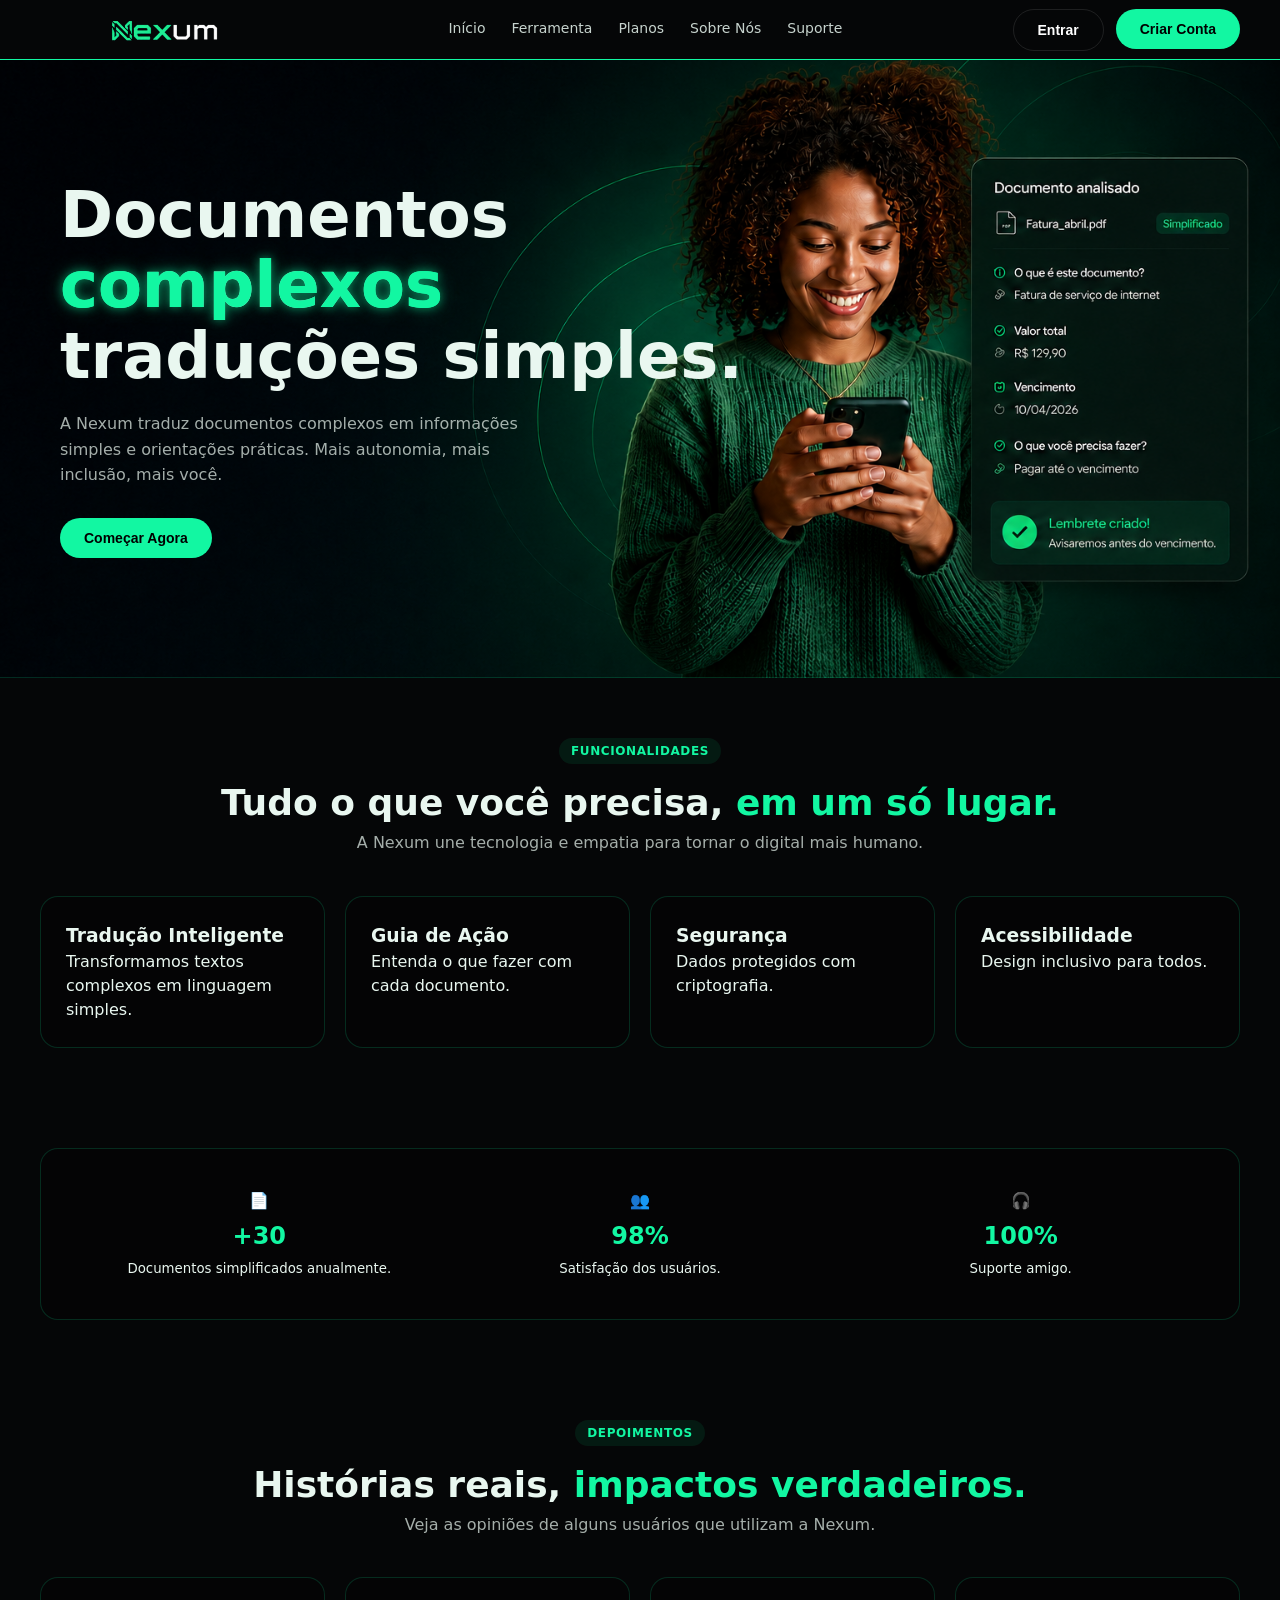
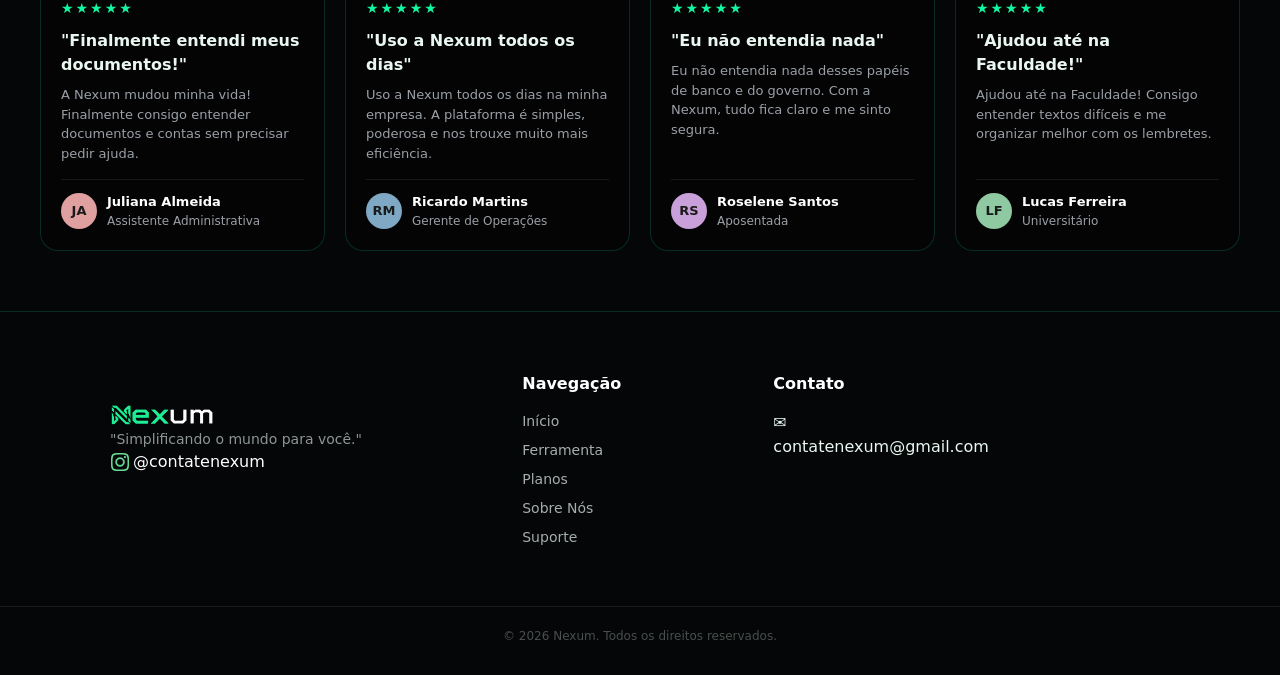
<file: index.html>
<!doctype html>
<html lang="pt-BR">
<head>
  <meta charset="utf-8" />
  <meta name="viewport" content="width=device-width, initial-scale=1" />
  <title>NEXUM </title>
  <link rel="icon" href="img/favicon-96x96.png" type="image/png" />
  <link rel="stylesheet" href="style.css" />
</head>
<body>

  <header class="topbar" id="mainHeader">
    <div class="container topbar__inner">
      <img class="brand__logo" src="img/logo.png" alt="Nexum" />
      
      <div class="menu-toggle" id="menuToggle">
        <span></span>
        <span></span>
        <span></span>
      </div>

      <nav class="nav">
        <a href="index.html" class="nav__link">Início</a>
        <a href="ferramenta/ferramenta.html" class="nav__link">Ferramenta</a>
        <a href="planos/planos.html" class="nav__link">Planos</a>
        <a href="sobrenos/sobrenos.html" class="nav__link">Sobre Nós</a>
        <a href="suporte/suporte.html" class="nav__link">Suporte</a>
        
        <div class="mobile-only mobile-buttons">
          <a href="login/login.html">
  <button class="btn btn--ghost">Entrar</button>
</a>
<a href="cadastrar/cadastro.html">
  <button class="btn btn--primary">Criar Conta</button>
</a>
        </div>
      </nav>

      <div class="topbar__actions desktop-only">
        <a href="login/login.html">
          <button class="btn btn--ghost">Entrar</button>
        </a>
        <a href="cadastrar/cadastro.html">
          <button class="btn btn--primary">Criar Conta</button>
        </a>
      </div>
    </div>
  </header>

  <main>
    <section class="hero">
      <div class="container hero__content--full">
        <div class="hero__left">
<h1 class="hero__title">
    Documentos<br>
    <span class="text-green glitter-text">complexos</span><br>
    traduções simples.
  </h1>

  <p class="hero__subtitle">
  A Nexum traduz documentos complexos 
  <span class="break-mobile">em informações simples e orientações práticas.</span> 
  Mais autonomia, mais inclusão, mais você.
</p>
  
  <div class="hero__cta">
    <a href="ferramenta/ferramenta.html">
      <button class="btn btn--primary">Começar Agora</button>
    </a>
  </div>
</div>
      
  </div>
</section>

   <section class="container section">
  <div class="sectionHeader">
    <span class="sectionTag">FUNCIONALIDADES</span>
    <h2 class="sectionTitle">Tudo o que você precisa, <span class="text-green">em um só lugar.</span></h2>
    <p class="sectionSubtitle">A Nexum une tecnologia e empatia para tornar o digital mais humano.</p>
  </div>
  <div class="featureGrid">
    <article class="cardFeature"><h3>Tradução Inteligente</h3><p>Transformamos textos complexos em linguagem simples.</p></article>
    <article class="cardFeature"><h3>Guia de Ação</h3><p>Entenda o que fazer com cada documento.</p></article>
    <article class="cardFeature"><h3>Segurança</h3><p>Dados protegidos com criptografia.</p></article>
    <article class="cardFeature"><h3>Acessibilidade</h3><p>Design inclusivo para todos.</p></article>
  </div>
</section>

    <section class="container statsBar">
      <div class="statItem">📄 <strong>+30</strong> <small>Documentos simplificados anualmente.</small></div>
      <div class="statItem">👥 <strong>98%</strong> <small>Satisfação dos usuários.</small></div>
      <div class="statItem">🎧 <strong>100%</strong><small>Suporte amigo.</small></div>
    </section>

   <section class="container section testimonials">
  <div class="sectionHeader">
    <span class="sectionTag">DEPOIMENTOS</span>
    <h2 class="sectionTitle">Histórias reais, <span class="text-green">impactos verdadeiros.</span></h2>
    <p class="sectionSubtitle">Veja as opiniões de alguns usuários que utilizam a Nexum.</p>
  </div>

  <div class="testGrid">
    <article class="quoteCard">
      <div class="stars">★★★★★</div>
      <p class="quote">"Finalmente entendi meus documentos!"</p>
      <p class="quoteDesc">A Nexum mudou minha vida! Finalmente consigo entender documentos e contas sem precisar pedir ajuda.</p>
      <div class="quoteAuthor">
        <div class="avatar" style="background:#e0a0a0">JA</div>
        <div>
          <p class="quoteName">Juliana Almeida</p>
          <p class="quoteRole">Assistente Administrativa</p>
        </div>
      </div>
    </article>

    <article class="quoteCard">
      <div class="stars">★★★★★</div>
      <p class="quote">"Uso a Nexum todos os dias"</p>
      <p class="quoteDesc">Uso a Nexum todos os dias na minha empresa. A plataforma é simples, poderosa e nos trouxe muito mais eficiência.</p>
      <div class="quoteAuthor">
        <div class="avatar" style="background:#7ea8c4">RM</div>
        <div>
          <p class="quoteName">Ricardo Martins</p>
          <p class="quoteRole">Gerente de Operações</p>
        </div>
      </div>
    </article>

    <article class="quoteCard">
      <div class="stars">★★★★★</div>
      <p class="quote">"Eu não entendia nada"</p>
      <p class="quoteDesc">Eu não entendia nada desses papéis de banco e do governo. Com a Nexum, tudo fica claro e me sinto segura.</p>
      <div class="quoteAuthor">
        <div class="avatar" style="background:#c9a0d9">RS</div>
        <div>
          <p class="quoteName">Roselene Santos</p>
          <p class="quoteRole">Aposentada</p>
        </div>
      </div>
    </article>

    <article class="quoteCard">
      <div class="stars">★★★★★</div>
      <p class="quote">"Ajudou até na Faculdade!"</p>
      <p class="quoteDesc">Ajudou até na Faculdade! Consigo entender textos difíceis e me organizar melhor com os lembretes.</p>
      <div class="quoteAuthor">
        <div class="avatar" style="background:#8ec9a1">LF</div>
        <div>
          <p class="quoteName">Lucas Ferreira</p>
          <p class="quoteRole">Universitário</p>
        </div>
      </div>
    </article>
  </div>
</section>
  </main>

  <footer class="footer">
    <div class="container footer__grid">
      
      
      <div class="footer__brand">
        <img class="footer__logo" src="img/logo.png" alt="Nexum">
        <p class="footer__tagline">"Simplificando o mundo para você."</p>
        <div class="footer__social-icon">
          <img src="img/insta.png" alt="Instagram">
  <a href="https://instagram.com/contatenexum" target="_blank" rel="noopener noreferrer">@contatenexum</a>
        </div>
      </div>
      <div class="footer__col">
        <div class="footer__title">Navegação</div>
        <a href="index.html">Início</a>
        <a href="ferramenta/ferramenta.html">Ferramenta</a>
        <a href="planos/planos.html">Planos</a>
        <a href="sobrenos/sobrenos.html">Sobre Nós</a>
        <a href="suporte/suporte.html">Suporte</a>
      </div>
      <div class="footer__col">
        <div class="footer__title">Contato</div>
        <p>✉ contatenexum@gmail.com</p>
      </div>
    </div>
    <div class="footer__bottom">© 2026 Nexum. Todos os direitos reservados.</div>
  </footer>

  <script src="script.js"></script>
</body>
</html>
</file>
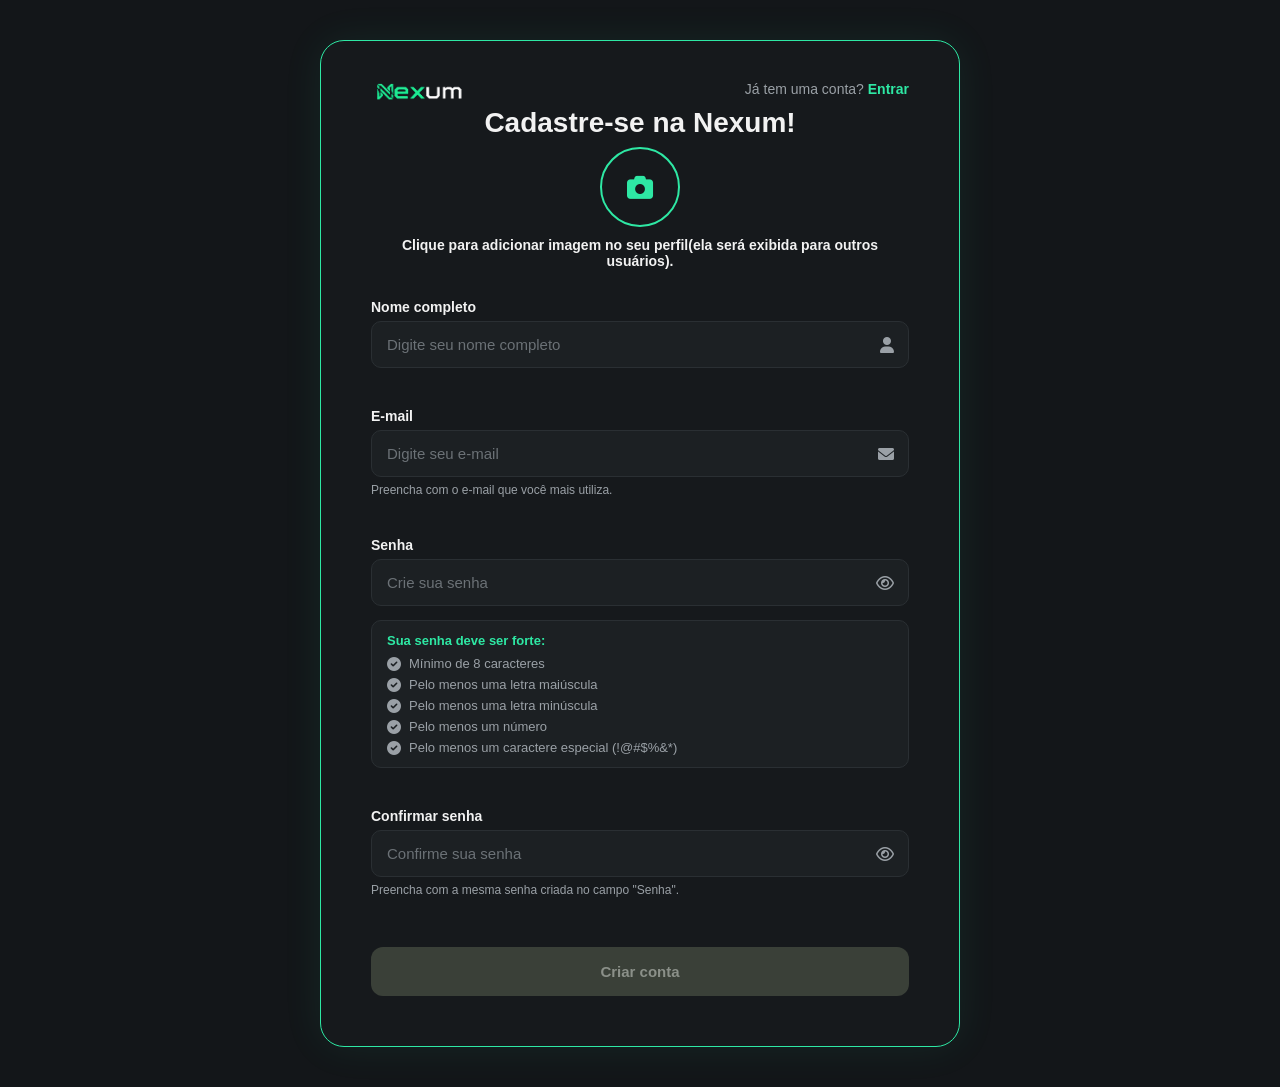
<file: cadastrar/cadastro.html>
<!DOCTYPE html>
<html lang="pt-br">
<head>
  <meta charset="UTF-8">
  <meta name="viewport" content="width=device-width, initial-scale=1.0">
  <title>Nexum | Cadastro</title>
  <link rel="icon" href="../img/favicon-96x96.png" type="image/png" />
  <link rel="stylesheet" href="cadastro.css">
  <!-- Font Awesome: ícones (câmera, usuário, e-mail, olho, check) -->
  <link rel="stylesheet" href="https://cdnjs.cloudflare.com/ajax/libs/font-awesome/6.0.0/css/all.min.css">
</head>
<body>

  <main class="card">
    <!-- Cabeçalho: logo + link de login -->
    <header class="card-header">
      <img src="../img/logo.png" alt="Nexum" class="logo">
      <p class="login-link">Já tem uma conta? <a href="../login/login.html">Entrar</a></p>
    </header>

    <h1 class="title-center">Cadastre-se na Nexum!</h1>

    <form id="cadastroForm" novalidate>

      <!-- Upload de foto -->
      <div class="photo-upload">
        <div class="photo-circle" id="photoCircle">
          <i class="fa-solid fa-camera" id="cameraIcon"></i>
          <button type="button" class="photo-remove" id="photoRemove" title="Remover imagem">
            <i class="fa-solid fa-trash"></i>
          </button>
        </div>
        <input type="file" id="fotoInput" name="foto" accept="image/*" hidden>
        <label for="fotoInput" class="photo-label" id="photoLabel">Clique para adicionar imagem no seu perfil(ela será exibida para outros usuários).</label>
      </div>

      <!-- Nome completo -->
      <div class="input-group">
        <label for="nome">Nome completo</label>
        <div class="wrapper-input">
          <input type="text" id="nome" name="nome" placeholder="Digite seu nome completo">
          <i class="fa-solid fa-user input-icon"></i>
        </div>
        <span class="error-message" id="error-nome"></span>
      </div>

      <!-- Email -->
      <div class="input-group">
        <label for="email">E-mail</label>
        <div class="wrapper-input">
          <input type="email" id="email" name="email" placeholder="Digite seu e-mail">
          <i class="fa-solid fa-envelope input-icon"></i>
        </div>
        <span class="helper-text">Preencha com o e-mail que você mais utiliza.</span>
        <span class="error-message" id="error-email"></span>
      </div>

      <!-- Senha -->
      <div class="input-group">
        <label for="senha">Senha</label>
        <div class="wrapper-input">
          <input type="password" id="senha" name="senha" placeholder="Crie sua senha">
          <i class="fa-regular fa-eye toggle-password" data-target="senha"></i>
        </div>

        <div class="password-rules">
          <p class="rules-title">Sua senha deve ser forte:</p>
          <ul id="rules-list">
            <li id="rule-length"><i class="fa-solid fa-circle-check"></i> Mínimo de 8 caracteres</li>
            <li id="rule-upper"><i class="fa-solid fa-circle-check"></i> Pelo menos uma letra maiúscula</li>
            <li id="rule-lower"><i class="fa-solid fa-circle-check"></i> Pelo menos uma letra minúscula</li>
            <li id="rule-number"><i class="fa-solid fa-circle-check"></i> Pelo menos um número</li>
            <li id="rule-special"><i class="fa-solid fa-circle-check"></i> Pelo menos um caractere especial (!@#$%&*)</li>
          </ul>
        </div>
        <span class="error-message" id="error-senha"></span>
      </div>

      <!-- Confirmar senha -->
      <div class="input-group">
        <label for="confirmarSenha">Confirmar senha</label>
        <div class="wrapper-input">
          <input type="password" id="confirmarSenha" name="confirmarSenha" placeholder="Confirme sua senha">
          <i class="fa-regular fa-eye toggle-password" data-target="confirmarSenha"></i>
        </div>
        <span class="helper-text">Preencha com a mesma senha criada no campo "Senha".</span>
        <span class="error-message" id="error-confirmarSenha"></span>
      </div>

      <div class="botao-wrapper">
        <button type="submit" id="botaoCriar">Criar conta</button>
        <span class="botao-tooltip" id="botaoTooltip">Você precisa preencher os campos acima corretamente para conseguir criar uma conta.</span>
      </div>
    </form>
  </main>

  <!-- Pop-up de sucesso -->
  <div id="custom-popup" class="popup-overlay">
    <div class="popup-content">
      <i class="fa-solid fa-circle-check" id="popup-icon"></i>
      <h3>Conta criada com sucesso!</h3>
      <p>Agora você já pode entrar na sua conta Nexum.</p>
      <button type="button" onclick="closePopup()">Ok</button>
    </div>
  </div>

  <script src="cadastro.js"></script>
</body>
</html>
</file>
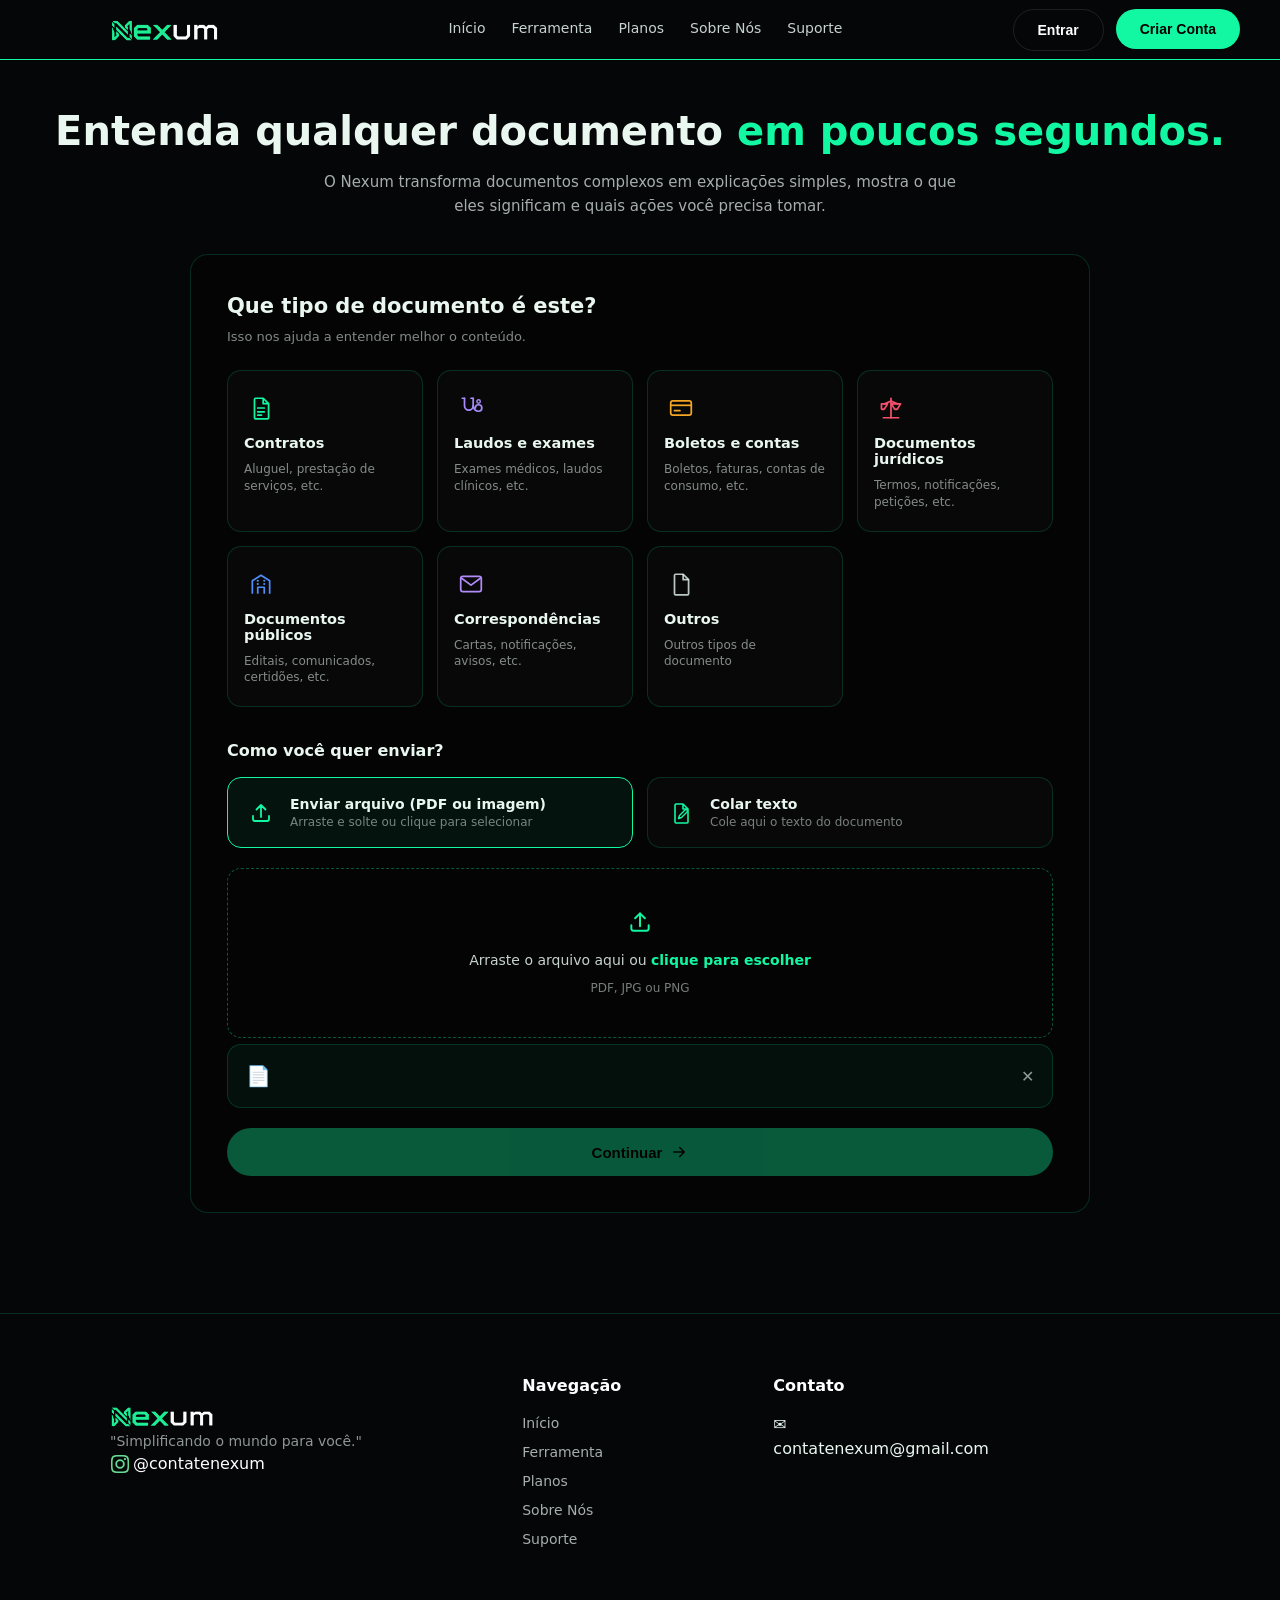
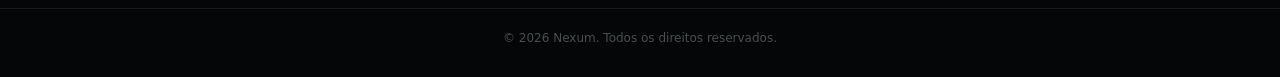
<file: ferramenta/ferramenta.html>
<!doctype html>
<html lang="pt-BR">
<head>
  <meta charset="utf-8" />
  <meta name="viewport" content="width=device-width, initial-scale=1" />
  <title>Nexum | Ferramenta</title>
  <link rel="icon" href="../img/favicon-96x96.png" type="image/png" />
  <link rel="stylesheet" href="../style.css" />
  <link rel="stylesheet" href="ferramenta.css" />
</head>
<body>

  <header class="topbar" id="mainHeader">
    <div class="container topbar__inner">
      <a href="../index.html"><img class="brand__logo" src="../img/logo.png" alt="Nexum" /></a>

      <div class="menu-toggle" id="menuToggle">
        <span></span>
        <span></span>
        <span></span>
      </div>

      <nav class="nav">
        <a href="../index.html" class="nav__link">Início</a>
        <a href="ferramenta.html" class="nav__link">Ferramenta</a>
        <a href="../planos/planos.html" class="nav__link">Planos</a>
        <a href="../sobrenos/sobrenos.html" class="nav__link">Sobre Nós</a>
        <a href="../suporte/suporte.html" class="nav__link">Suporte</a>

        <div class="mobile-only mobile-buttons">
          <a href="../login/login.html" target="_blank" rel="noopener noreferrer">
            <button class="btn btn--ghost">Entrar</button>
          </a>
          <a href="../cadastrar/cadastro.html" target="_blank" rel="noopener noreferrer">
            <button class="btn btn--primary">Criar Conta</button>
          </a>
        </div>
      </nav>

      <div class="topbar__actions desktop-only">
        <a href="../login/login.html">
          <button class="btn btn--ghost">Entrar</button>
        </a>
        <a href="../cadastrar/cadastro.html">
          <button class="btn btn--primary">Criar Conta</button>
        </a>
      </div>
    </div>
  </header>

  <main>
    <section class="ferramentaHero">
      <div class="container">
        <h1 class="ferramentaTitle">Entenda qualquer documento <span class="text-green">em poucos segundos.</span></h1>
        <p class="ferramentaSubtitle">O Nexum transforma documentos complexos em explicações simples, mostra o que eles significam e quais ações você precisa tomar.</p>
      </div>
    </section>

    <section class="container ferramentaApp">

      <div class="ferramentaCard" id="passoTipo">
        <h2 class="stepTitle">Que tipo de documento é este?</h2>
        <p class="stepSubtitle">Isso nos ajuda a entender melhor o conteúdo.</p>

        <div class="tipoGrid" id="tipoGrid">
          <button class="tipoCard tipo--contrato" data-tipo="contrato">
            <span class="tipoCheck">✓</span>
            <span class="tipoIcon">
              <svg viewBox="0 0 24 24" fill="none"><path d="M7 3h7l5 5v13a1 1 0 0 1-1 1H7a1 1 0 0 1-1-1V4a1 1 0 0 1 1-1Z" stroke="currentColor" stroke-width="1.6" stroke-linejoin="round"/><path d="M14 3v5h5" stroke="currentColor" stroke-width="1.6" stroke-linejoin="round"/><path d="M9 12h6M9 15.5h6M9 18.5h3.5" stroke="currentColor" stroke-width="1.6" stroke-linecap="round"/></svg>
            </span>
            <span class="tipoNome">Contratos</span>
            <span class="tipoDesc">Aluguel, prestação de serviços, etc.</span>
          </button>

          <button class="tipoCard tipo--laudo" data-tipo="laudo">
            <span class="tipoCheck">✓</span>
            <span class="tipoIcon">
              <svg viewBox="0 0 24 24" fill="none"><path d="M6 3v7a4 4 0 0 0 8 0V3" stroke="currentColor" stroke-width="1.6" stroke-linecap="round" stroke-linejoin="round"/><path d="M4 3h2M12 3h2" stroke="currentColor" stroke-width="1.6" stroke-linecap="round"/><path d="M14 10a5 5 0 0 0 5 5 3 3 0 1 0-3-3" stroke="currentColor" stroke-width="1.6" stroke-linecap="round" stroke-linejoin="round"/><circle cx="19" cy="6" r="1.6" stroke="currentColor" stroke-width="1.3"/></svg>
            </span>
            <span class="tipoNome">Laudos e exames</span>
            <span class="tipoDesc">Exames médicos, laudos clínicos, etc.</span>
          </button>

          <button class="tipoCard tipo--boleto" data-tipo="boleto">
            <span class="tipoCheck">✓</span>
            <span class="tipoIcon">
              <svg viewBox="0 0 24 24" fill="none"><rect x="2.5" y="5.5" width="19" height="13" rx="2" stroke="currentColor" stroke-width="1.6"/><path d="M2.5 9.5h19" stroke="currentColor" stroke-width="1.6"/><path d="M6 14.5h5" stroke="currentColor" stroke-width="1.6" stroke-linecap="round"/></svg>
            </span>
            <span class="tipoNome">Boletos e contas</span>
            <span class="tipoDesc">Boletos, faturas, contas de consumo, etc.</span>
          </button>

          <button class="tipoCard tipo--juridico" data-tipo="juridico">
            <span class="tipoCheck">✓</span>
            <span class="tipoIcon">
              <svg viewBox="0 0 24 24" fill="none"><path d="M12 3v18" stroke="currentColor" stroke-width="1.6" stroke-linecap="round"/><path d="M5 21h14" stroke="currentColor" stroke-width="1.6" stroke-linecap="round"/><path d="M12 5.5 6 8.2M12 5.5l6 2.7" stroke="currentColor" stroke-width="1.6" stroke-linecap="round"/><path d="M3.2 8.2h5.6L6 12.8a2.9 2.9 0 0 1-2.8 0L3.2 8.2ZM15.2 8.2h5.6L18 12.8a2.9 2.9 0 0 1-2.8 0l-2.8-4.6Z" stroke="currentColor" stroke-width="1.6" stroke-linejoin="round"/></svg>
            </span>
            <span class="tipoNome">Documentos jurídicos</span>
            <span class="tipoDesc">Termos, notificações, petições, etc.</span>
          </button>

          <button class="tipoCard tipo--publico" data-tipo="publico">
            <span class="tipoCheck">✓</span>
            <span class="tipoIcon">
              <svg viewBox="0 0 24 24" fill="none"><path d="M4 21V9l8-5 8 5v12" stroke="currentColor" stroke-width="1.6" stroke-linejoin="round"/><path d="M9 21v-6h6v6" stroke="currentColor" stroke-width="1.6" stroke-linejoin="round"/><path d="M9 12h.01M15 12h.01M9 9h.01M15 9h.01" stroke="currentColor" stroke-width="2" stroke-linecap="round"/></svg>
            </span>
            <span class="tipoNome">Documentos públicos</span>
            <span class="tipoDesc">Editais, comunicados, certidões, etc.</span>
          </button>

          <button class="tipoCard tipo--correspondencia" data-tipo="correspondencia">
            <span class="tipoCheck">✓</span>
            <span class="tipoIcon">
              <svg viewBox="0 0 24 24" fill="none"><rect x="2.5" y="5" width="19" height="14" rx="2" stroke="currentColor" stroke-width="1.6"/><path d="M3 6.5 12 13l9-6.5" stroke="currentColor" stroke-width="1.6" stroke-linecap="round" stroke-linejoin="round"/></svg>
            </span>
            <span class="tipoNome">Correspondências</span>
            <span class="tipoDesc">Cartas, notificações, avisos, etc.</span>
          </button>

          <button class="tipoCard tipo--outro" data-tipo="outro">
            <span class="tipoCheck">✓</span>
            <span class="tipoIcon">
              <svg viewBox="0 0 24 24" fill="none"><path d="M7 3h7l5 5v13a1 1 0 0 1-1 1H7a1 1 0 0 1-1-1V4a1 1 0 0 1 1-1Z" stroke="currentColor" stroke-width="1.6" stroke-linejoin="round"/><path d="M14 3v5h5" stroke="currentColor" stroke-width="1.6" stroke-linejoin="round"/></svg>
            </span>
            <span class="tipoNome">Outros</span>
            <span class="tipoDesc">Outros tipos de documento</span>
          </button>
        </div>

        <h3 class="enviarTitle">Como você quer enviar?</h3>

        <div class="enviarGrid" id="enviarGrid">
          <button class="enviarCard enviarCard--ativo" id="tabArquivo" data-modo="arquivo">
            <span class="enviarIcon">
              <svg viewBox="0 0 24 24" fill="none"><path d="M12 16V4M12 4 7.5 8.5M12 4l4.5 4.5" stroke="currentColor" stroke-width="1.8" stroke-linecap="round" stroke-linejoin="round"/><path d="M4 15v3a2 2 0 0 0 2 2h12a2 2 0 0 0 2-2v-3" stroke="currentColor" stroke-width="1.8" stroke-linecap="round" stroke-linejoin="round"/></svg>
            </span>
            <span class="enviarTextos">
              <span class="enviarNome">Enviar arquivo (PDF ou imagem)</span>
              <span class="enviarDesc">Arraste e solte ou clique para selecionar</span>
            </span>
          </button>

          <button class="enviarCard" id="tabTexto" data-modo="texto">
            <span class="enviarIcon">
              <svg viewBox="0 0 24 24" fill="none"><path d="M7 3h7l5 5v13a1 1 0 0 1-1 1H7a1 1 0 0 1-1-1V4a1 1 0 0 1 1-1Z" stroke="currentColor" stroke-width="1.6" stroke-linejoin="round"/><path d="M14 3v5h5" stroke="currentColor" stroke-width="1.6" stroke-linejoin="round"/><path d="m9.5 17.5 1-3 5.5-5.5a1.4 1.4 0 0 1 2 2L12.5 16.5l-3 1Z" stroke="currentColor" stroke-width="1.4" stroke-linejoin="round"/></svg>
            </span>
            <span class="enviarTextos">
              <span class="enviarNome">Colar texto</span>
              <span class="enviarDesc">Cole aqui o texto do documento</span>
            </span>
          </button>
        </div>

        <div class="enviarPainel" id="painelArquivo">
          <label class="uploadArea" id="uploadArea">
            <input type="file" id="fileInput" accept=".pdf,image/*" hidden />
            <span class="uploadIcon">
              <svg viewBox="0 0 24 24" fill="none"><path d="M12 16V4M12 4 7.5 8.5M12 4l4.5 4.5" stroke="currentColor" stroke-width="1.8" stroke-linecap="round" stroke-linejoin="round"/><path d="M4 15v3a2 2 0 0 0 2 2h12a2 2 0 0 0 2-2v-3" stroke="currentColor" stroke-width="1.8" stroke-linecap="round" stroke-linejoin="round"/></svg>
            </span>
            <span class="uploadTexto">Arraste o arquivo aqui ou <span class="uploadLink">clique para escolher</span></span>
            <span class="uploadFormatos">PDF, JPG ou PNG</span>
          </label>

          <div class="uploadArquivo" id="uploadArquivo" hidden>
            <span class="uploadArquivoIcon">📄</span>
            <span class="uploadArquivoNome" id="uploadArquivoNome"></span>
            <button class="uploadArquivoRemover" id="uploadArquivoRemover" aria-label="Remover arquivo" type="button">✕</button>
          </div>
        </div>

        <div class="enviarPainel" id="painelTexto" hidden>
          <textarea class="textoArea" id="textoArea" placeholder="Cole aqui o texto do documento..."></textarea>
        </div>

        <button class="btn btn--primary ferramentaBtn" id="btnContinuar" disabled>
          Continuar
          <svg class="btnArrow" viewBox="0 0 24 24" fill="none"><path d="M5 12h14M13 6l6 6-6 6" stroke="currentColor" stroke-width="2" stroke-linecap="round" stroke-linejoin="round"/></svg>
        </button>
      </div>

    </section>
  </main>

  <!-- Overlay de carregamento -->
  <div class="loadingOverlay" id="loadingOverlay" hidden>
    <div class="loadingSpinner"></div>
    <p class="loadingTexto">Traduzindo o documento para uma linguagem simples...</p>
  </div>

  <!-- Pop-up com o resultado -->
  <div class="modalOverlay" id="modalOverlay" hidden>
    <div class="resultCard" id="resultCard">
      <button class="resultClose" id="resultClose" aria-label="Fechar" type="button">✕</button>

      <div class="resultHeader">
        <h3>Documento analisado</h3>
      </div>

      <div class="resultArquivo">
        <span class="resultArquivoIcon" id="resultArquivoIcon">PDF</span>
        <span class="resultArquivoNome" id="resultArquivoNome">documento.pdf</span>
        <span class="resultBadge">Simplificado</span>
      </div>

      <div class="resultLinha">
        <span class="resultLinhaIcon resultLinhaIcon--info">
          <svg viewBox="0 0 24 24" fill="none"><circle cx="12" cy="12" r="9" stroke="currentColor" stroke-width="1.6"/><path d="M12 11v5.5" stroke="currentColor" stroke-width="1.6" stroke-linecap="round"/><circle cx="12" cy="8" r="1" fill="currentColor"/></svg>
        </span>
        <div class="resultLinhaTextos">
          <p class="resultLinhaTitulo">O que é este documento?</p>
          <p class="resultLinhaValor" id="resultDescricao"></p>
        </div>
      </div>

      <div class="resultLinha" id="linhaValor" hidden>
        <span class="resultLinhaIcon resultLinhaIcon--ok">
          <svg viewBox="0 0 24 24" fill="none"><circle cx="12" cy="12" r="9" stroke="currentColor" stroke-width="1.6"/><path d="m8 12.5 2.5 2.5 5.5-6" stroke="currentColor" stroke-width="1.8" stroke-linecap="round" stroke-linejoin="round"/></svg>
        </span>
        <div class="resultLinhaTextos">
          <p class="resultLinhaTitulo">Valor total</p>
          <p class="resultLinhaValor" id="resultValor"></p>
        </div>
      </div>

      <div class="resultLinha" id="linhaVencimento" hidden>
        <span class="resultLinhaIcon resultLinhaIcon--shield">
          <svg viewBox="0 0 24 24" fill="none"><path d="M12 3 4.5 6v6c0 4.5 3.2 7 7.5 9 4.3-2 7.5-4.5 7.5-9V6L12 3Z" stroke="currentColor" stroke-width="1.6" stroke-linejoin="round"/></svg>
        </span>
        <div class="resultLinhaTextos">
          <p class="resultLinhaTitulo" id="resultVencimentoTitulo">Vencimento</p>
          <p class="resultLinhaValor" id="resultVencimento"></p>
        </div>
      </div>

      <div class="resultLinha">
        <span class="resultLinhaIcon resultLinhaIcon--ok">
          <svg viewBox="0 0 24 24" fill="none"><circle cx="12" cy="12" r="9" stroke="currentColor" stroke-width="1.6"/><path d="m8 12.5 2.5 2.5 5.5-6" stroke="currentColor" stroke-width="1.8" stroke-linecap="round" stroke-linejoin="round"/></svg>
        </span>
        <div class="resultLinhaTextos">
          <p class="resultLinhaTitulo">O que você precisa fazer?</p>
          <p class="resultLinhaValor" id="resultAcao"></p>
        </div>
      </div>

      <div class="lembreteBox" id="lembreteBox" hidden>
        <span class="lembreteIcon">
          <svg viewBox="0 0 24 24" fill="none"><circle cx="12" cy="12" r="10" stroke="currentColor" stroke-width="1.6"/><path d="m7.5 12.5 3 3 6-6.5" stroke="currentColor" stroke-width="1.8" stroke-linecap="round" stroke-linejoin="round"/></svg>
        </span>
        <div>
          <p class="lembreteTitulo">Lembrete criado!</p>
          <p class="lembreteTexto" id="lembreteTexto">Avisaremos antes do vencimento.</p>
        </div>
      </div>

      <button class="btn btn--ghost resultNovo" id="btnNovoDocumento" type="button">Simplificar outro documento</button>
    </div>
  </div>

  <footer class="footer">
    <div class="container footer__grid">

      <div class="footer__brand">
        <img class="footer__logo" src="../img/logo.png" alt="Nexum">
        <p class="footer__tagline">"Simplificando o mundo para você."</p>
        <div class="footer__social-icon">
          <img src="../img/insta.png" alt="Instagram">
          <a href="https://instagram.com/contatenexum" target="_blank" rel="noopener noreferrer">@contatenexum</a>
        </div>
      </div>
      <div class="footer__col">
        <div class="footer__title">Navegação</div>
        <a href="../index.html">Início</a>
        <a href="ferramenta.html">Ferramenta</a>
        <a href="../planos/planos.html">Planos</a>
        <a href="../sobrenos/sobrenos.html">Sobre Nós</a>
        <a href="../suporte/suporte.html">Suporte</a>
      </div>
      <div class="footer__col">
        <div class="footer__title">Contato</div>
        <p>✉ contatenexum@gmail.com</p>
      </div>
    </div>
    <div class="footer__bottom">© 2026 Nexum. Todos os direitos reservados.</div>
  </footer>

  <script src="../script.js"></script>
  <script src="ferramenta.js"></script>
</body>
</html>
</file>
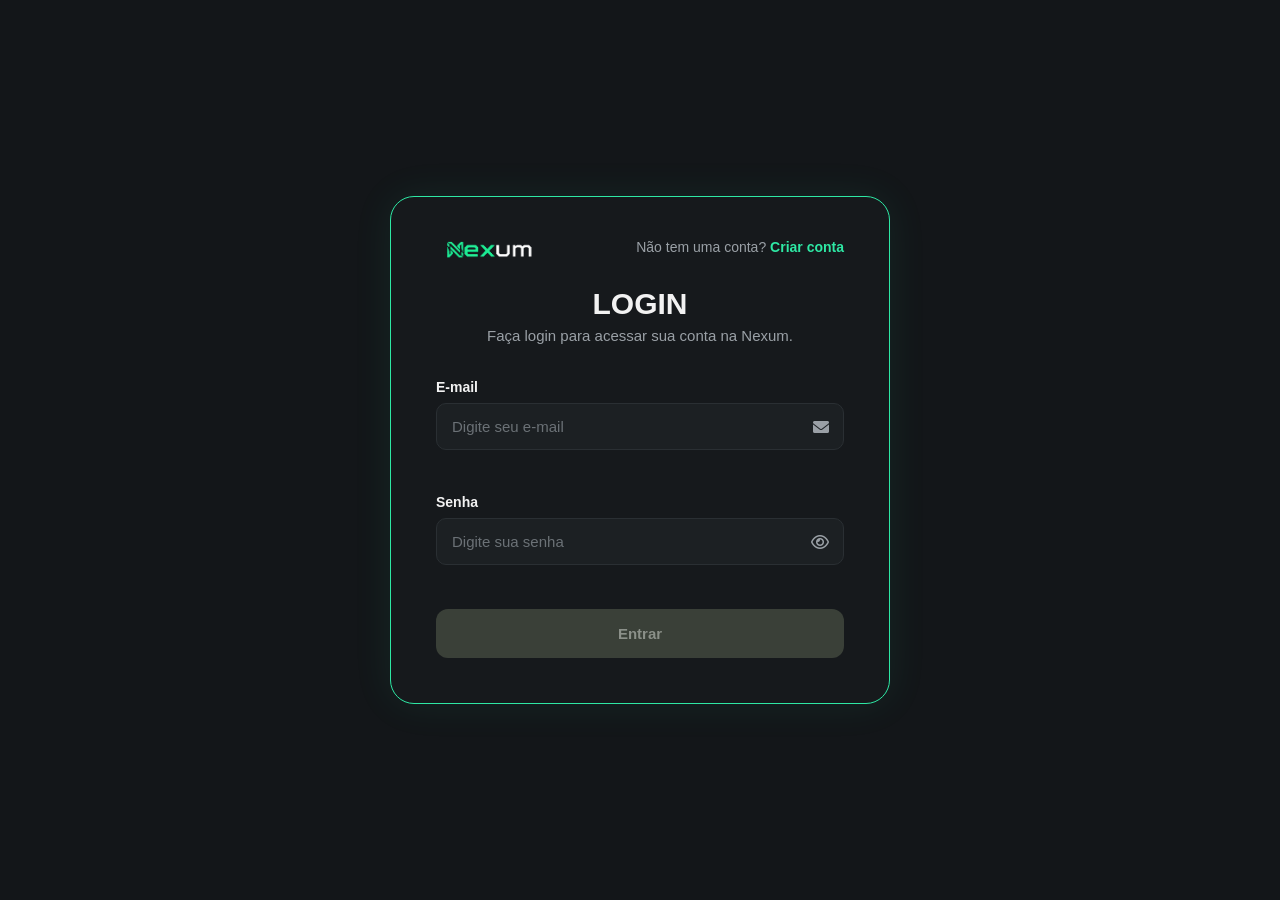
<file: login/login.html>
<!DOCTYPE html>
<!-- Documento HTML5, idioma português do Brasil -->
<html lang="pt-br">
<head>
  <!-- Define a codificação de caracteres como UTF-8 (acentos, ç, etc) -->
  <meta charset="UTF-8">
  <!-- Faz a página se adaptar à largura da tela do dispositivo (responsivo) -->
  <meta name="viewport" content="width=device-width, initial-scale=1.0">
  <!-- Título que aparece na aba do navegador -->
  <title>Nexum | Login</title>
  <!-- Ícone que aparece na aba do navegador (mesmo favicon usado no resto do site) -->
  <link rel="icon" href="../img/favicon-96x96.png" type="image/png" />
  <!-- Importa o CSS específico desta tela de login -->
  <link rel="stylesheet" href="login.css">
  <!-- Font Awesome: biblioteca de ícones (envelope, olho, etc), mesma usada no cadastro -->
  <link rel="stylesheet" href="https://cdnjs.cloudflare.com/ajax/libs/font-awesome/6.0.0/css/all.min.css">
</head>
<body>

  <!-- Cartão central que contém todo o formulário de login -->
  <main class="card">

    <!-- Cabeçalho do cartão: logo à esquerda + link de cadastro à direita -->
    <header class="card-header">
      <!-- Logo da Nexum (mesma imagem usada na tela de cadastro) -->
      <img src="../img/logo.png" alt="Nexum" class="logo">
      <!-- Texto + link que leva quem não tem conta para a tela de cadastro -->
      <p class="cadastro-link">Não tem uma conta? <a href="../cadastrar/cadastro.html">Criar conta</a></p>
    </header>

    <!-- Título principal da tela -->
    <h1 class="title-center">LOGIN</h1>
    <!-- Subtítulo explicativo abaixo do título -->
    <p class="subtitle-center">Faça login para acessar sua conta na Nexum.</p>

    <!-- Formulário de login. "novalidate" desliga a validação padrão do navegador,
         porque nós fazemos a nossa própria validação em JavaScript -->
    <form id="loginForm" novalidate>

      <!-- Campo: Email -->
      <div class="input-group">
        <label for="email">E-mail</label>
        <div class="wrapper-input">
          <!-- type="email" ajuda em dispositivos móveis (teclado com @), mas quem valida de verdade é o JS -->
          <input type="email" id="email" name="email" placeholder="Digite seu e-mail">
          <!-- Ícone de envelope, apenas decorativo (fica sempre parado, sem clique) -->
          <i class="fa-solid fa-envelope input-icon"></i>
        </div>
        <!-- Espaço reservado para a mensagem de erro deste campo -->
        <span class="error-message" id="error-email"></span>
      </div>

      <!-- Campo: Senha -->
      <div class="input-group">
        <label for="senha">Senha</label>
        <div class="wrapper-input">
          <input type="password" id="senha" name="senha" placeholder="Digite sua senha">
          <!-- Ícone de olho: ao clicar, alterna entre mostrar e esconder a senha digitada -->
          <i class="fa-regular fa-eye toggle-password" data-target="senha"></i>
        </div>
        <!-- Espaço reservado para a mensagem de erro deste campo -->
        <span class="error-message" id="error-senha"></span>
      </div>

      <!-- Botão de envio do formulário -->
      <div class="botao-wrapper">
        <button type="submit" id="botaoEntrar">Entrar</button>
        <!-- Tooltip/Pop-up explicativo abaixo do botão quando estiver bloqueado -->
        <div id="botaoTooltip" class="botao-tooltip"></div>
      </div>
    </form>
  </main>

  <!-- Pop-up de erro/aviso, mostrado quando a validação falha no envio -->
  <div id="custom-popup" class="popup-overlay">
    <div class="popup-content">
      <i class="fa-solid fa-triangle-exclamation" id="popup-icon"></i>
      <h3 id="popup-title">Atenção</h3>
      <p id="popup-mensagem">Senha ou e-mail incorreto. Verifique se os dados estão corretamente preenchidos de acordo com os dados fornecidos no cadastro.</p>
      <!-- Ao clicar em "Ok", chama a função closePopup() definida no login.js -->
      <button type="button" onclick="closePopup()">Ok</button>
    </div>
  </div>

  <!-- Importa o JavaScript desta tela (deve vir depois do HTML para os elementos já existirem) -->
  <script src="login.js"></script>
</body>
</html>
</file>
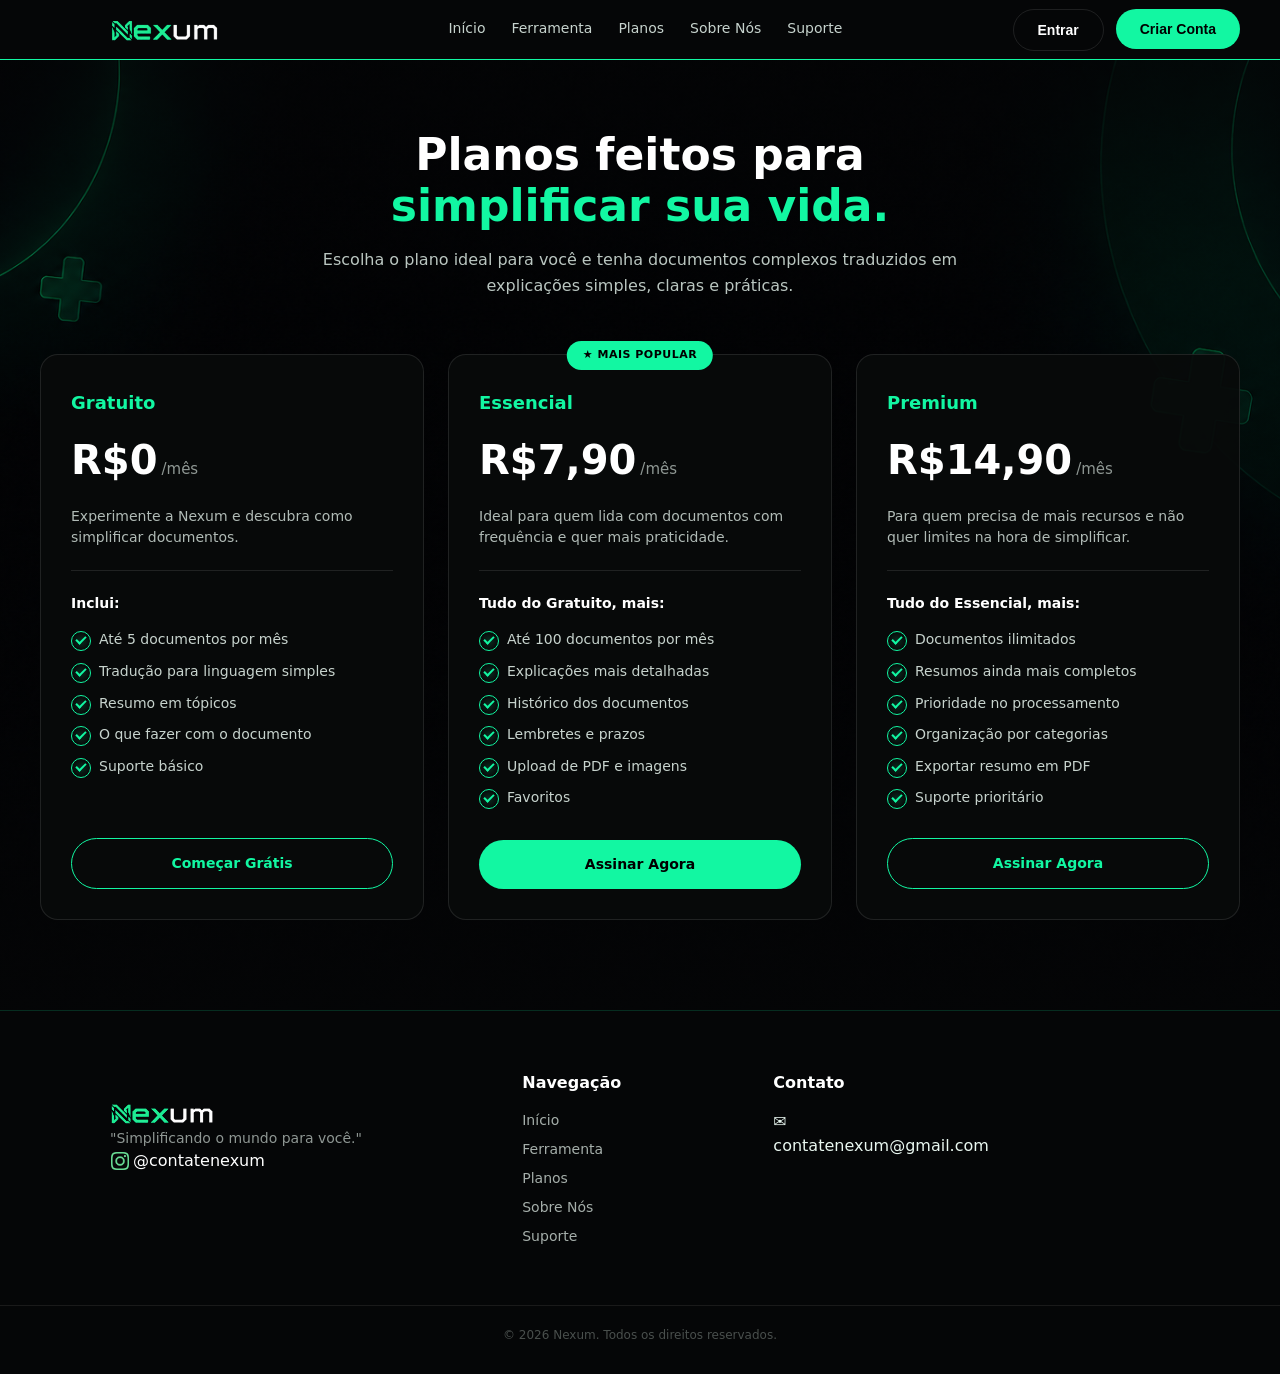
<file: planos/planos.html>
<!doctype html>
<html lang="pt-BR">
<head>
  <meta charset="utf-8" />
  <meta name="viewport" content="width=device-width, initial-scale=1" />
  <title>Nexum | Planos</title>
  <link rel="icon" href="../img/favicon-96x96.png" type="image/png" />
  <link rel="stylesheet" href="../style.css" />
  <link rel="stylesheet" href="planos.css" />
</head>
<body>

  <header class="topbar" id="mainHeader">
    <div class="container topbar__inner">
      <img class="brand__logo" src="../img/logo.png" alt="Nexum" />

      <div class="menu-toggle" id="menuToggle">
        <span></span>
        <span></span>
        <span></span>
      </div>

      <nav class="nav">
        <a href="../index.html" class="nav__link">Início</a>
        <a href="../ferramenta/ferramenta.html" class="nav__link">Ferramenta</a>
        <a href="../planos/planos.html" class="nav__link">Planos</a>
        <a href="../sobrenos/sobrenos.html" class="nav__link">Sobre Nós</a>
        <a href="../suporte/suporte.html" class="nav__link">Suporte</a>

        <div class="mobile-only mobile-buttons">
          <a href="../login/login.html" target="_blank" rel="noopener noreferrer">
  <button class="btn btn--ghost">Entrar</button>
</a>
<a href="../cadastrar/cadastro.html" target="_blank" rel="noopener noreferrer">
  <button class="btn btn--primary">Criar Conta</button>
</a>
        </div>
      </nav>

      <div class="topbar__actions desktop-only">
        <a href="../login/login.html">
          <button class="btn btn--ghost">Entrar</button>
        </a>
        <a href="../cadastrar/cadastro.html">
          <button class="btn btn--primary">Criar Conta</button>
        </a>
      </div>
    </div>
  </header>

  <main>
    <section class="planos-hero">
      <div class="container planos-hero__inner">

        <div class="planos-hero__heading">
          <h1 class="planos-hero__title">Planos feitos para <span class="text-green">simplificar sua vida.</span></h1>
          <p class="planos-hero__subtitle">
            Escolha o plano ideal para você e tenha documentos complexos
            traduzidos em explicações simples, claras e práticas.
          </p>
        </div>

        <div class="planosGrid">

          <article class="planCard">
            <h3 class="planCard__name">Gratuito</h3>
            <p class="planCard__price"><span class="planCard__amount">R$0</span><span class="planCard__period">/mês</span></p>
            <p class="planCard__desc">Experimente a Nexum e descubra como simplificar documentos.</p>

            <p class="planCard__includeLabel">Inclui:</p>
            <ul class="planCard__list">
              <li>Até 5 documentos por mês</li>
              <li>Tradução para linguagem simples</li>
              <li>Resumo em tópicos</li>
              <li>O que fazer com o documento</li>
              <li>Suporte básico</li>
            </ul>

            <a href="../ferramenta/ferramenta.html" class="btn planCard__btn planCard__btn--outline">Começar Grátis</a>
          </article>

          <article class="planCard planCard--featured">
            <span class="planCard__badge">★ MAIS POPULAR</span>

            <h3 class="planCard__name">Essencial</h3>
            <p class="planCard__price"><span class="planCard__amount">R$7,90</span><span class="planCard__period">/mês</span></p>
            <p class="planCard__desc">Ideal para quem lida com documentos com frequência e quer mais praticidade.</p>

            <p class="planCard__includeLabel">Tudo do Gratuito, mais:</p>
            <ul class="planCard__list">
              <li>Até 100 documentos por mês</li>
              <li>Explicações mais detalhadas</li>
              <li>Histórico dos documentos</li>
              <li>Lembretes e prazos</li>
              <li>Upload de PDF e imagens</li>
              <li>Favoritos</li>
            </ul>

            <a href="../assinaturas/essencial.css" class="btn planCard__btn planCard__btn--primary">Assinar Agora</a>
          </article>

          <article class="planCard">
            <h3 class="planCard__name">Premium</h3>
            <p class="planCard__price"><span class="planCard__amount">R$14,90</span><span class="planCard__period">/mês</span></p>
            <p class="planCard__desc">Para quem precisa de mais recursos e não quer limites na hora de simplificar.</p>

            <p class="planCard__includeLabel">Tudo do Essencial, mais:</p>
            <ul class="planCard__list">
              <li>Documentos ilimitados</li>
              <li>Resumos ainda mais completos</li>
              <li>Prioridade no processamento</li>
              <li>Organização por categorias</li>
              <li>Exportar resumo em PDF</li>
              <li>Suporte prioritário</li>
            </ul>

            <a href="../assinaturas/premium.css" class="btn planCard__btn planCard__btn--outline">Assinar Agora</a>
          </article>

        </div>

      </div>
    </section>
  </main>

  <footer class="footer">
    <div class="container footer__grid">

      <div class="footer__brand">
        <img class="footer__logo" src="../img/logo.png" alt="Nexum">
        <p class="footer__tagline">"Simplificando o mundo para você."</p>
        <div class="footer__social-icon">
          <img src="../img/insta.png" alt="Instagram">
  <a href="https://instagram.com/contatenexum" target="_blank" rel="noopener noreferrer">@contatenexum</a>
        </div>
      </div>
      <div class="footer__col">
        <div class="footer__title">Navegação</div>
        <a href="../index.html">Início</a>
        <a href="../ferramenta/ferramenta.html">Ferramenta</a>
        <a href="../planos/planos.html">Planos</a>
        <a href="../sobrenos/sobrenos.html">Sobre Nós</a>
        <a href="../suporte/suporte.html">Suporte</a>
      </div>
      <div class="footer__col">
        <div class="footer__title">Contato</div>
        <p>✉ contatenexum@gmail.com</p>
      </div>
    </div>
    <div class="footer__bottom">© 2026 Nexum. Todos os direitos reservados.</div>
  </footer>

  <script src="../script.js"></script>
</body>
</html>
</file>
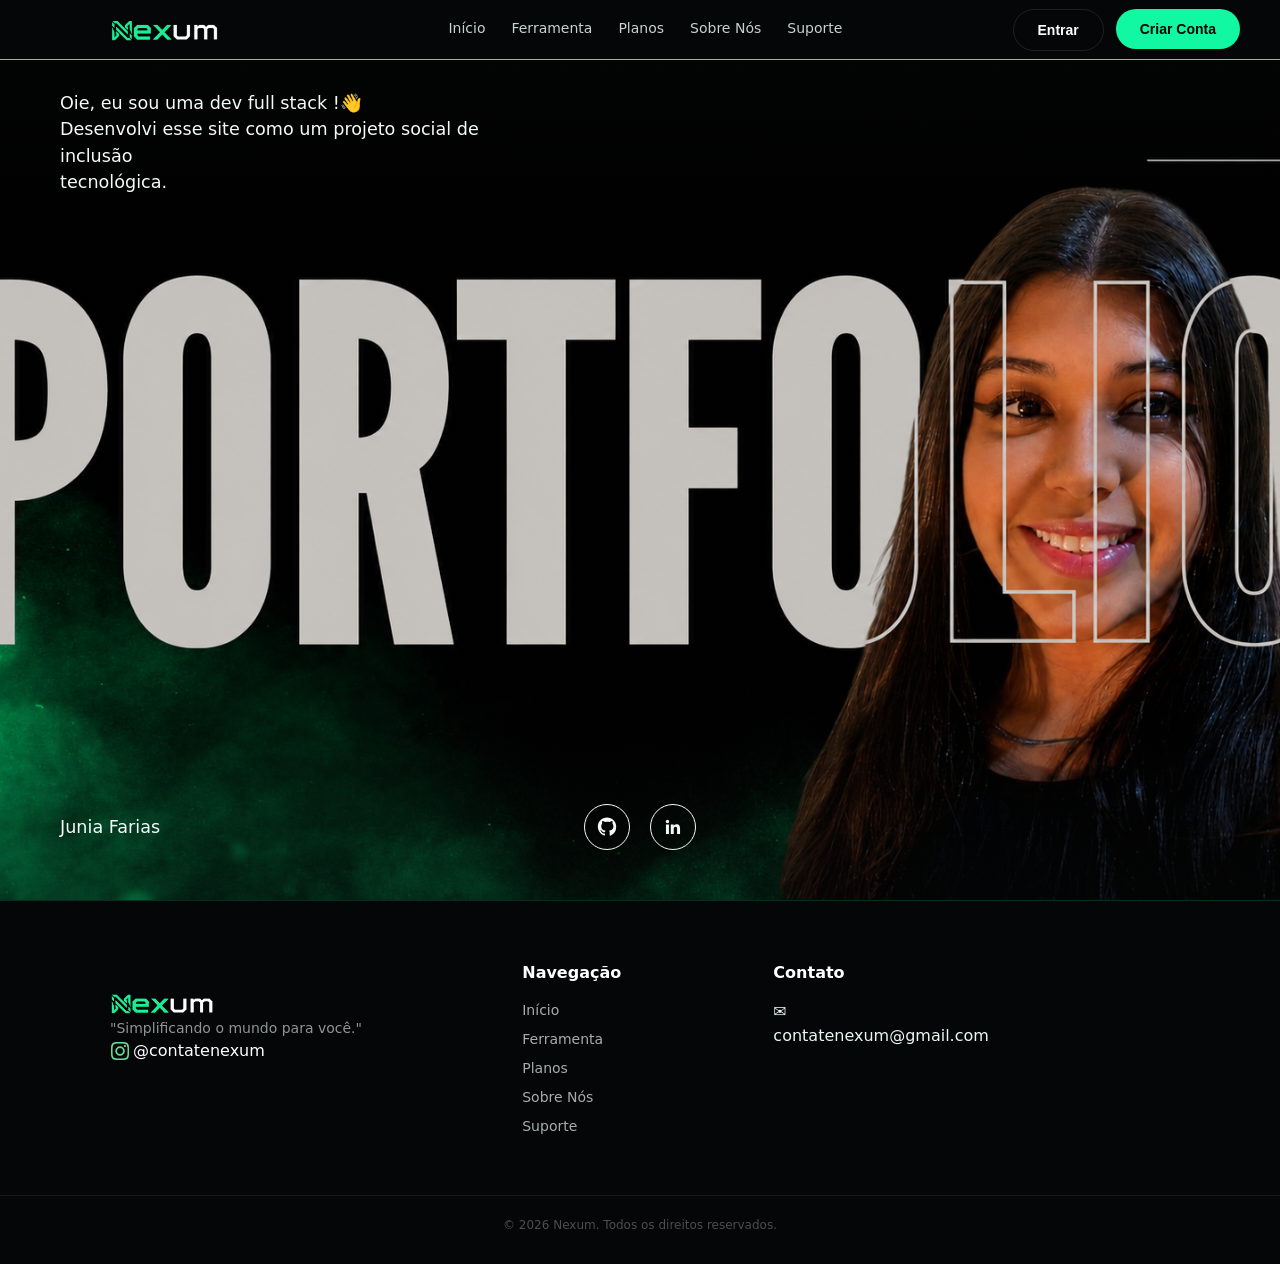
<file: sobrenos/sobrenos.html>
<!doctype html>
<html lang="pt-BR">
<head>
  <meta charset="utf-8" />
  <meta name="viewport" content="width=device-width, initial-scale=1" />
  <title>Nexum | Sobre Nós</title>
  <link rel="icon" href="../img/favicon-96x96.png" type="image/png" />
  <link rel="stylesheet" href="../style.css" />
  <link rel="stylesheet" href="sobrenos.css" />
</head>
<body>

  <header class="topbar" id="mainHeader">
    <div class="container topbar__inner">
      <img class="brand__logo" src="../img/logo.png" alt="Nexum" />

      <div class="menu-toggle" id="menuToggle">
        <span></span>
        <span></span>
        <span></span>
      </div>

      <nav class="nav">
        <a href="../index.html" class="nav__link">Início</a>
        <a href="../ferramenta/ferramenta.html" class="nav__link">Ferramenta</a>
        <a href="../planos/planos.html" class="nav__link">Planos</a>
        <a href="../sobrenos/sobrenos.html" class="nav__link">Sobre Nós</a>
        <a href="../suporte/suporte.html" class="nav__link">Suporte</a>

        <div class="mobile-only mobile-buttons">
          <a href="../login/login.html" target="_blank" rel="noopener noreferrer">
  <button class="btn btn--ghost">Entrar</button>
</a>
<a href="../cadastrar/cadastro.html" target="_blank" rel="noopener noreferrer">
  <button class="btn btn--primary">Criar Conta</button>
</a>
        </div>
      </nav>

      <div class="topbar__actions desktop-only">
        <a href="../login/login.html">
          <button class="btn btn--ghost">Entrar</button>
        </a>
        <a href="../cadastrar/cadastro.html">
          <button class="btn btn--primary">Criar Conta</button>
        </a>
      </div>
    </div>
  </header>

  <main>
    <section class="sobre-hero">

      <div class="sobre-hero__topleft">
        <p>Oie, eu sou uma dev full stack !<span class="wave">👋</span><br>
        Desenvolvi esse site como um projeto social de inclusão<br>
        tecnológica.</p>
      </div>

      <div class="sobre-hero__bottomrow">
        <div class="sobre-hero__bottomleft">
          <p>Junia Farias</p>
        </div>

        <div class="sobre-hero__center">
          <a href="https://github.com/juniafarias" target="_blank" rel="noopener noreferrer" class="social-circle" aria-label="GitHub">
            <svg viewBox="0 0 24 24" fill="currentColor"><path d="M12 .5C5.73.5.98 5.24.98 11.52c0 5.03 3.26 9.29 7.79 10.8.57.1.78-.25.78-.55 0-.27-.01-1.16-.02-2.1-3.17.69-3.84-1.34-3.84-1.34-.52-1.32-1.27-1.67-1.27-1.67-1.04-.71.08-.7.08-.7 1.15.08 1.75 1.18 1.75 1.18 1.02 1.75 2.68 1.24 3.33.95.1-.74.4-1.24.73-1.53-2.53-.29-5.19-1.27-5.19-5.63 0-1.24.44-2.26 1.17-3.06-.12-.29-.51-1.46.11-3.04 0 0 .96-.31 3.14 1.17a10.9 10.9 0 0 1 2.86-.39c.97 0 1.94.13 2.86.39 2.18-1.48 3.14-1.17 3.14-1.17.62 1.58.23 2.75.11 3.04.73.8 1.17 1.82 1.17 3.06 0 4.37-2.67 5.34-5.21 5.62.41.36.77 1.08.77 2.17 0 1.56-.01 2.82-.01 3.2 0 .3.2.66.79.55A11.53 11.53 0 0 0 23.02 11.5C23.02 5.24 18.27.5 12 .5Z"/></svg>
          </a>
          <a href="https://www.linkedin.com/in/juniafarias/" target="_blank" rel="noopener noreferrer" class="social-circle" aria-label="LinkedIn">
            <svg viewBox="0 0 24 24" fill="currentColor"><path d="M20.45 20.45h-3.56v-5.57c0-1.33-.02-3.04-1.85-3.04-1.85 0-2.14 1.45-2.14 2.94v5.67H9.34V9h3.42v1.56h.05c.48-.9 1.64-1.85 3.38-1.85 3.6 0 4.27 2.37 4.27 5.46v6.28ZM5.34 7.43a2.06 2.06 0 1 1 0-4.12 2.06 2.06 0 0 1 0 4.12ZM7.12 20.45H3.56V9h3.56v11.45Z"/></svg>
          </a>
        </div>
      </div>

    </section>
  </main>

  <footer class="footer">
    <div class="container footer__grid">

      <div class="footer__brand">
        <img class="footer__logo" src="../img/logo.png" alt="Nexum">
        <p class="footer__tagline">"Simplificando o mundo para você."</p>
        <div class="footer__social-icon">
          <img src="../img/insta.png" alt="Instagram">
  <a href="https://instagram.com/contatenexum" target="_blank" rel="noopener noreferrer">@contatenexum</a>
        </div>
      </div>
      <div class="footer__col">
        <div class="footer__title">Navegação</div>
        <a href="../index.html">Início</a>
        <a href="../ferramenta/ferramenta.html">Ferramenta</a>
        <a href="../planos/planos.html">Planos</a>
        <a href="../sobrenos/sobrenos.html">Sobre Nós</a>
        <a href="../suporte/suporte.html">Suporte</a>
      </div>
      <div class="footer__col">
        <div class="footer__title">Contato</div>
        <p>✉ contatenexum@gmail.com</p>
      </div>
    </div>
    <div class="footer__bottom">© 2026 Nexum. Todos os direitos reservados.</div>
  </footer>

  <script src="../script.js"></script>
</body>
</html>
</file>
<file: style.css>
/*Reset básico*/
html {
  overflow-x: hidden; /* esconde qualquer conteúdo que ultrapasse a largura horizontal da tela, evitando rolagem lateral */
}

* { box-sizing: border-box; margin: 0; padding: 0; } /* aplica a todos os elementos: inclui borda/padding na largura total (box-sizing), zera margens e paddings padrão do navegador */

body {
  font-family: ui-sans-serif, system-ui, -apple-system, Segoe UI, Roboto, Arial, "Noto Sans"; /* define uma pilha de fontes do sistema, priorizando as nativas de cada SO/navegador */
  background: #050607; /* cor de fundo quase preta para toda a página */
  color: #e9f7f0; /* cor padrão do texto: branco levemente esverdeado */
  line-height: 1.5; /* altura de linha confortável para leitura geral do site */
  padding-top: 60px; /* espaço de 60px no topo para compensar o header fixo e não cobrir o conteúdo */
  /* SEM overflow-x aqui */ /* comentário do autor avisando que overflow-x não foi aplicado no body de propósito */
}

:root {
  --green: #12f7a2; /* variável global: cor verde principal usada em todo o site */
  --bg-card: rgba(0, 0, 0, 0.18); /* variável global: cor de fundo padrão para cards, preto com 18% de opacidade */
  --border: 1px solid rgba(18, 247, 162, 0.16); /* variável global: estilo de borda padrão, verde bem sutil */
  --radius: 18px; /* variável global: raio de borda padrão para cantos arredondados */
  --max: 1200px; /* variável global: largura máxima padrão do conteúdo */
}

.container { width: min(var(--max), calc(100% - 40px)); margin-inline: auto; } /* largura do container é o menor valor entre 1200px e "100% menos 40px", e centraliza horizontalmente com margens automáticas nas laterais */

/*Header*/
/* Header fixo com prioridade absoluta */
header.topbar {
     position: fixed !important; /* fixa o header na tela, ignorando o scroll da página; !important força essa regra a sobrepor qualquer outra */
    top: 0 !important; /* gruda o header no topo da tela (0px de distância) */
    left: 0 !important; /* alinha o header à borda esquerda da tela */
    right: 0 !important; /* alinha o header à borda direita da tela */
    width: 100% !important; /* faz o header ocupar toda a largura da tela */
    z-index: 999999 !important; /* garante que o header fique acima de praticamente todos os outros elementos */
    background-color: #050607 !important; /* cor de fundo do header, igual à cor de fundo do body */
    border-bottom: 1px solid #12f7a2 !important; /* linha verde fina na parte inferior do header, separando-o do conteúdo */
    height: 60px !important; /* altura fixa do header de 60px */
    margin: 0 !important; /* remove qualquer margem externa do header */
    padding: 0 !important; /* remove qualquer espaçamento interno do header */
    display: flex !important; /* ativa layout flexbox no header */
    align-items: center !important; /* centraliza verticalmente os itens dentro do header */
    transition: transform 0.35s ease !important; /* anima suavemente qualquer mudança de "transform" (usado para esconder/mostrar o header) em 0.35s */
}

/* Classe adicionada via JS quando o usuário rola pra baixo -> esconde o header */
header.topbar.header--hidden {
  transform: translateY(-100%) !important; /* move o header para cima, para fora da tela (100% da sua própria altura), escondendo-o */
}

/* Garante que o container interno acompanhe a altura */
.topbar__inner {
    height: 100% !important; /* faz o container interno ocupar toda a altura do header (60px) */
    display: flex; /* ativa flexbox no container interno */
    align-items: center; /* centraliza verticalmente os itens (logo, nav, ações) */
    justify-content: space-between; /* distribui os itens com espaço entre eles: logo à esquerda, ações à direita */
}

.brand__logo { 
  height: 125px; /* altura da logo maior que o próprio header (60px), fazendo-a "vazar" visualmente */
  width: auto; /* largura proporcional automática, mantendo a proporção da imagem */
  display: block; /* remove espaços extras que imagens inline costumam ter */
  margin-top: -5px; /* desloca a logo 5px para cima (margem negativa) para ajuste fino de posição */
  position: relative; /* permite usar z-index e ajustar a posição da logo em relação ao fluxo normal */
  z-index: 10; /* garante que a logo fique acima de outros elementos próximos, mesmo "vazando" do header */
  margin-left: 8px; /* espaçamento de 8px à esquerda da logo */
}

.nav { display: flex; gap: 26px; } /* menu de navegação em flexbox, com espaçamento de 26px entre os links */
.nav__link { 
  color: rgba(233, 247, 240, 0.85); text-decoration: none; /* cor do link em branco esverdeado com 85% de opacidade, sem sublinhado */
  font-weight: 500; font-size: 14px; cursor: pointer; /* peso de fonte médio, tamanho 14px, cursor de "mão" ao passar o mouse */
  position: relative; padding-bottom: 2px; transition: color 0.3s ease; /* posição relativa (para o ::after), pequeno espaço abaixo do texto, transição suave na cor em 0.3s */
}
.nav__link:hover { color: #00ff9d; } /* ao passar o mouse, o link muda para um verde mais vibrante */
.nav__link::after {
  content: ""; position: absolute; left: 0; bottom: -20px; /* cria uma linha (pseudo-elemento) posicionada 20px abaixo do link, alinhada à esquerda */
  width: 0; height: 2px; background-color: #00ff9d; /* linha começa com largura zero (invisível), altura de 2px, cor verde vibrante */
  transition: width 0.3s ease; /* anima suavemente a mudança de largura em 0.3s */
}
.nav__link:hover::after, .nav__link:focus::after { width: 100%; } /* ao passar o mouse ou focar (ex: navegação por teclado), a linha cresce até 100% da largura do link, criando efeito de sublinhado animado */

.topbar__actions { display: flex; gap: 12px; } /* área de botões/ações do header em flexbox, com espaçamento de 12px entre eles */


/*Hero*/
.hero { 
  padding: 120px 0; /* espaçamento interno vertical de 120px, sem espaçamento horizontal */
  background-image: url("img/fundo.png"); /* define a imagem de fundo da seção hero */
  background-size: cover; /* faz a imagem cobrir todo o elemento, sem distorcer */
  background-position: center; /* centraliza a imagem de fundo */
  background-repeat: no-repeat; /* impede que a imagem se repita */
  position: relative; /* permite posicionar elementos filhos de forma absoluta em relação a este */
}

.hero::after {
  content: ""; /* cria um elemento vazio (necessário para pseudo-elementos funcionarem) */
  position: absolute; /* posiciona em relação ao .hero */
  left: 0; /* alinha à esquerda do elemento pai */
  bottom: 0; /* fixa na parte inferior do .hero, logo abaixo da imagem de fundo */
  width: 100%; /* ocupa toda a largura do elemento pai */
  height: 1px; /* altura de 1px, criando uma linha fina */
  background-color: rgba(18, 247, 162, 0.16); /* mesmo tom e opacidade da borda usada nos cards (var(--border)) */
}

.hero__content--full { 
  display: flex; /* ativa layout flexbox */
  flex-direction: column; /* organiza os itens filhos em coluna (um abaixo do outro) */
  align-items: flex-start; /* alinha os itens à esquerda no eixo transversal */
  text-align: left; /* alinha o texto à esquerda */
  padding-left: 20px; /* adiciona espaçamento interno de 20px à esquerda */
}

/* Componente Brand Body */
.brand-body {
  display: flex; /* ativa layout flexbox */
  flex-direction: column; /* organiza os itens em coluna */
  align-items: flex-start; /* alinha os itens à esquerda */
  margin-bottom: 20px; /* espaçamento externo de 20px abaixo do componente */
}

.brand-body__logo { 
  height: 80px; /* altura fixa do logo */
  width: auto; /* largura proporcional automática, mantendo a proporção da imagem */
  margin-left: -8px; /* desloca o logo 8px para a esquerda (margem negativa) */
  margin-bottom: -10px; /* desloca o logo 10px para baixo (margem negativa) */
}

.brand-body__tagline { 
  color: rgba(233, 247, 240, 0.6); /* cor do texto em branco esverdeado com 60% de opacidade */
  font-size: 14px; /* tamanho da fonte de 14px */
  margin-bottom: 5px; /* espaçamento externo de 5px abaixo */
}

.brand-body__social { 
  display: inline-block; /* permite aplicar margens/padding mantendo comportamento inline */
  color: var(--green); /* usa a cor verde definida na variável CSS global */
  text-decoration: none; /* remove sublinhado padrão de links */
  font-size: 14px; /* tamanho da fonte de 14px */
  position: relative; /* necessário para posicionar o pseudo-elemento ::after */
  padding-bottom: 2px; /* espaço abaixo do texto para a linha do ::after não colar */
}

.brand-body__social::after {
  content: ""; /* cria um elemento vazio (necessário para pseudo-elementos funcionarem) */
  position: absolute; /* posiciona em relação ao .brand-body__social */
  left: 0; /* alinha à esquerda do elemento pai */
  bottom: 0; /* alinha na parte inferior do elemento pai */
  width: 100%; /* ocupa toda a largura do elemento pai */
  height: 1px; /* altura de 1px, criando uma linha fina */
  background-color: var(--green); /* cor verde da linha, usando a variável global */
}

/* Efeito de Glitter no texto verde */
.glitter-text {
  position: relative; /* permite controle de empilhamento e possíveis elementos futuros */
  text-shadow: 0 0 10px rgba(18, 247, 162, 0.5), 0 0 20px rgba(18, 247, 162, 0.3); /* aplica dois brilhos (glow) verdes sobrepostos ao texto */
  background: linear-gradient(90deg, var(--green), #fff, var(--green)); /* cria um degradê horizontal verde-branco-verde usado como "tinta" do texto */
  -webkit-background-clip: text; /* recorta o fundo no formato do texto (compatibilidade com navegadores WebKit) */
  background-clip: text; /* recorta o fundo no formato do texto (padrão) */
  color: transparent; /* torna o texto transparente para revelar o degradê de fundo */
  animation: shimmer 3s infinite linear; /* aplica a animação "shimmer" com duração de 3s, infinita e velocidade constante */
}

@keyframes shimmer {
  0% { background-position: -200% 0; } /* posição inicial do degradê, fora da área visível à esquerda */
  100% { background-position: 200% 0; } /* posição final do degradê, fora da área visível à direita, criando o efeito de brilho deslizante */
}

.hero__title { 
  font-size: clamp(34px, 5vw, 64px); /* tamanho de fonte responsivo: mínimo 34px, ideal 5% da largura da viewport, máximo 64px */
  line-height: 1.1; /* altura da linha compacta, adequada para títulos grandes */
  margin-bottom: 20px; /* espaçamento externo de 20px abaixo do título */
  font-weight: 800; /* peso da fonte bem negrito (extra bold) */
  max-width: 800px; /* largura máxima de 800px para evitar linhas muito longas */
}

.text-green { color: var(--green); } /* classe utilitária que aplica a cor verde da variável global ao texto */

.hero__cta { 
  display: flex; /* ativa layout flexbox para os botões de call-to-action */
  gap: 15px; /* espaçamento de 15px entre os botões */
  justify-content: flex-start; /* alinha os botões à esquerda */
}
/*Recursos & Stats*/
.section { padding: 60px 0; } /* espaçamento interno vertical de 60px para seções genéricas */
.sectionHeader { text-align: center; margin-bottom: 40px; } /* centraliza o texto do cabeçalho e adiciona 40px de espaço abaixo */
.kicker { color: var(--green); font-weight: 900; font-size: 12px; text-transform: uppercase; margin-bottom: 10px; letter-spacing: 1px; } /* pequeno rótulo verde, bem negrito, maiúsculo, com espaçamento entre letras */

/* Caixinha redonda (pill) de destaque, igual à usada em "DEPOIMENTOS", agora disponível também para o cabeçalho de Funcionalidades */
.sectionTag {
  display: inline-block; /* comporta-se como bloco em linha, permitindo padding sem quebrar o fluxo do texto ao redor */
  background: rgba(0, 200, 120, 0.1); /* fundo verde bem sutil (10% de opacidade), criando o efeito de "caixinha" suave */
  color: var(--green); /* cor do texto verde, usando a variável global */
  font-size: 12px; /* fonte pequena, igual ao kicker */
  font-weight: 600; /* peso semi-negrito */
  letter-spacing: 0.05em; /* leve espaçamento entre as letras */
  padding: 4px 12px; /* espaçamento interno: 4px vertical, 12px horizontal */
  border-radius: 20px; /* cantos bem arredondados, formando o formato de "pílula" arredondada */
  margin-bottom: 12px; /* espaçamento externo de 12px abaixo, separando do título da seção */
}

.sectionTitle { font-size: 36px; font-weight: 800; } /* título de seção grande e bem negrito */
.sectionSubtitle { 
  max-width: 600px; /* largura máxima de 600px */
  margin: 0 auto 30px; /* centraliza horizontalmente (auto nas laterais) e adiciona 30px de margem inferior */
  line-height: 1.6; /* altura de linha confortável para leitura */
  color: rgba(233, 247, 240, 0.7); /* cor branco esverdeado com 70% de opacidade */
}

.featureGrid { display: grid; grid-template-columns: repeat(4, 1fr); gap: 20px; } /* grade com 4 colunas de largura igual e espaçamento de 20px entre os itens */

.cardFeature { 
  padding: 25px; /* espaçamento interno de 25px em todos os lados */
  border-radius: var(--radius); /* cantos arredondados, usando raio definido na variável global */
  border: var(--border); /* borda definida pela variável global */
  background: var(--bg-card); /* cor de fundo do card, usando variável global */
  transition: transform 0.3s ease, box-shadow 0.3s ease, border-color 0.3s ease; /* anima suavemente mudanças de transformação, sombra e cor da borda em 0.3s */
}

/* Efeito de hover aplicado exclusivamente aos 4 cards de recursos */
.cardFeature:hover {
  transform: translateY(-5px); /* move o card 5px para cima ao passar o mouse */
  box-shadow: 0 10px 20px rgba(0, 0, 0, 0.1); /* adiciona sombra suave abaixo do card, dando efeito de elevação */
  border-color: var(--green); /* muda a cor da borda para verde no hover */
}

/* Em telas menores, a grade vira 1 coluna e o 4º card sobe para logo abaixo do 1º */
@media (max-width: 900px) {
  .featureGrid { grid-template-columns: 1fr; } /* em telas de até 900px, a grade passa a ter apenas 1 coluna, empilhando os cards verticalmente */
  .cardFeature:nth-child(4) { order: 1; } /* como o 1º card mantém a ordem padrão (0), o 4º card com order 1 passa a aparecer logo em seguida, ficando embaixo do primeiro; os cards 2 e 3 (sem order definido, também 0) mantêm sua sequência normal depois dele */
}

.statsBar {
  display: grid;
  grid-template-columns: repeat(auto-fit, minmax(120px, 1fr));
  gap: 24px;
  padding: 40px;
  border-radius: var(--radius);
  border: var(--border);
  background: var(--bg-card);
  margin: 40px auto;
} /* barra de estatísticas em grid, colunas flexíveis de largura igual (mínimo 120px), com espaçamento entre elas, padding, bordas arredondadas, fundo e margem automática para centralizar */

.statItem {
  display: flex;
  flex-direction: column;
  align-items: center;
  gap: 5px;
} /* cada item de estatística em coluna, centralizado, com pequeno espaçamento entre número e legenda */

.statItem strong {
  font-size: 24px;
  color: var(--green);
} /* número da estatística em destaque: fonte grande e cor verde */
/* Depoimentos */
.testGrid {
  display: grid; /* ativa layout em grade */
  grid-template-columns: repeat(4, 1fr); /* cria 4 colunas de largura igual */
  gap: 20px; /* espaçamento de 20px entre os itens da grade */
}

.quoteCard {
  display: flex; /* ativa flexbox no card de depoimento */
  flex-direction: column; /* organiza o conteúdo do card em coluna */
  padding: 20px; /* espaçamento interno de 20px */
  border-radius: var(--radius); /* cantos arredondados conforme variável global */
  border: var(--border); /* borda conforme variável global */
  background: var(--bg-card); /* cor de fundo conforme variável global */
  transition: transform 0.3s ease, box-shadow 0.3s ease, border-color 0.3s ease; /* transições suaves para transformação, sombra e borda */
}

.quoteCard:hover {
  transform: translateY(-5px); /* eleva o card 5px ao passar o mouse */
  box-shadow: 0 10px 20px rgba(0, 0, 0, 0.1); /* sombra suave criando efeito de profundidade */
  border-color: var(--green); /* borda fica verde no hover */
}

.stars {
  color: var(--green); /* cor verde para as estrelas de avaliação */
  font-size: 14px; /* tamanho da fonte das estrelas */
  letter-spacing: 2px; /* espaçamento entre as estrelas */
  margin-bottom: 10px; /* espaço abaixo das estrelas */
}

.quote {
  font-weight: 700; /* texto do depoimento em negrito */
  font-size: 16px; /* tamanho de fonte 16px */
  margin-bottom: 8px; /* espaço de 8px abaixo da citação */
}

.quoteDesc {
  font-size: 13px; /* fonte menor para a descrição do depoimento */
  color: var(--text-muted, #9aa0a6); /* cor de texto suavizada, com fallback cinza caso a variável não exista */
  line-height: 1.5; /* altura de linha confortável para leitura */
  margin-bottom: 16px; /* espaço de 16px abaixo do texto */
  flex-grow: 1; /* faz esse elemento crescer para ocupar o espaço restante no card flex */
}

.quoteAuthor {
  display: flex; /* alinha avatar e informações do autor lado a lado */
  align-items: center; /* centraliza verticalmente os itens */
  gap: 10px; /* espaçamento de 10px entre avatar e texto */
  padding-top: 12px; /* espaçamento interno superior de 12px */
  border-top: 1px solid rgba(255, 255, 255, 0.08); /* linha divisória sutil acima da área do autor */
}

.avatar {
  width: 36px; /* largura do avatar */
  height: 36px; /* altura do avatar */
  border-radius: 50%; /* deixa o avatar completamente redondo */
  display: flex; /* centraliza o conteúdo interno (ex: iniciais) */
  align-items: center; /* centraliza verticalmente */
  justify-content: center; /* centraliza horizontalmente */
  font-size: 13px; /* tamanho da fonte das iniciais */
  font-weight: 700; /* iniciais em negrito */
  color: #1a1a1a; /* cor escura para contraste com fundo claro do avatar */
  flex-shrink: 0; /* impede que o avatar encolha dentro do flex container */
}

.quoteName {
  font-size: 13px; /* tamanho de fonte do nome do autor */
  font-weight: 600; /* nome em semi-negrito */
  color: var(--text, #fff); /* cor do texto, com fallback branco caso a variável não exista */
}

.quoteRole {
  font-size: 12px; /* fonte menor para o cargo/função do autor */
  color: var(--text-muted, #9aa0a6); /* cor suavizada, com fallback cinza */
}

.testFooter {
  display: flex; /* ativa flexbox no rodapé da seção de depoimentos */
  justify-content: flex-end; /* alinha o conteúdo (botão) à direita */
  margin-top: 20px; /* espaço de 20px acima do rodapé */
}

.btnOutline {
  background: transparent; /* fundo transparente, sem preenchimento */
  border: 1px solid rgba(255, 255, 255, 0.2); /* borda fina branca semitransparente */
  color: var(--text, #fff); /* cor do texto, com fallback branco */
  padding: 10px 20px; /* espaçamento interno: 10px vertical, 20px horizontal */
  border-radius: var(--radius); /* cantos arredondados conforme variável global */
  cursor: pointer; /* muda o cursor para indicar que é clicável */
  transition: border-color 0.3s ease, color 0.3s ease; /* transição suave na cor da borda e do texto */
}

.btnOutline:hover {
  border-color: var(--green); /* borda fica verde ao passar o mouse */
  color: var(--green); /* texto fica verde ao passar o mouse */
}

@media (max-width: 900px) {
  .testGrid { grid-template-columns: repeat(2, 1fr); } /* em telas até 900px, a grade de depoimentos passa a ter 2 colunas */
}

@media (max-width: 560px) {
  .testGrid { grid-template-columns: 1fr; } /* em telas até 560px, a grade de depoimentos passa a ter 1 coluna (empilhada) */
}

/* Footer */
.footer { 
  border-top: var(--border); /* Adiciona uma borda superior utilizando uma variável CSS personalizada */
  padding: 60px 0 30px; /* Define o espaçamento interno: 60px em cima, 0 nas laterais e 30px embaixo */
  background: #050607; /* Define a cor de fundo preta/escura do rodapé */
}

.footer__grid { 
  display: grid; /* Transforma o container em um grid CSS */
  grid-template-columns: 2fr 1fr 1fr 1fr; /* Divide o grid em 4 colunas: a primeira ocupa o dobro do espaço (2 partes), e as outras três ocupam 1 parte cada */
  gap: 40px; /* Define um espaçamento de 40px entre os elementos do grid */
  align-items: start; /* Alinha os itens ao topo do grid verticalmente */
}

/* Footer Brand */
.footer__brand {
  display: flex; /* Define o container como flexbox para organizar os elementos filhos */
  flex-direction: column; /* Organiza os elementos filhos em uma coluna (verticalmente) */
  align-items: flex-start; /* Alinha os elementos filhos à esquerda */
  gap: 0px !important; /* Remove qualquer espaçamento entre os itens com prioridade máxima */
  padding: 0; /* Remove o espaçamento interno (preenchimento) */
  margin: 0; /* Remove o espaçamento externo */
  margin-top: -20px; /* Sobe apenas essa coluna (logo, tagline e ícone social) em relação às outras colunas do footer__grid, que continuam alinhadas ao topo normalmente */
}

.footer__logo { 
  height: 120px; /* Define a altura fixa da logo */
  width: auto; /* Mantém a proporção da largura automaticamente com base na altura */
  display: block; /* Transforma a imagem em elemento de bloco para evitar espaços indesejados */
  margin-left: -10px; /* Desloca a logo levemente para a esquerda */
  margin-bottom: -40px; /* Puxa o conteúdo de baixo para cima, aproximando-o da logo */
  padding: 0; /* Remove o espaçamento interno */
}

.footer__tagline { 
  color: rgba(233, 247, 240, 0.6); /* Define a cor do texto (verde-claro com opacidade de 60%) */
  font-weight: 500; /* Define a espessura da fonte como média (semi-bold) */
  font-size: 14px; /* Define o tamanho da fonte */
  line-height: 1; /* Define a altura da linha como compacta (igual ao tamanho da fonte) */
  margin: 0; /* Remove o espaçamento externo */
  padding: 0; /* Remove o espaçamento interno */
  padding-left: 50px; /* Adiciona um recuo à esquerda para alinhar o texto */
}

.footer__social-icon { 
  display: flex; /* Transforma em flexbox para alinhar o ícone e o texto lado a lado */
  align-items: center; /* Centraliza verticalmente o ícone e o texto */
  margin: 0; /* Remove o espaçamento externo padrão */
  padding: 0; /* Remove o espaçamento interno padrão */
  margin-top: 3px; /* Adiciona um espaço acima para distanciar da tagline */
  padding-left: 47px; /* Mantém o recuo à esquerda para alinhar com os outros elementos */
}
/* Controla diretamente a imagem PNG do Instagram (tamanho de 26px e colorida de verde menta) */
.footer__social-icon img {
  width: 26px; /* Largura do ícone */
  height: 26px; /* Altura proporcional do ícone */
  object-fit: contain; /* Garante que a proporção seja mantida */
  display: block; /* Comportamento de bloco */
  
  /* Aplica o filtro para tingir a imagem PNG de verde menta */
  filter: brightness(0) saturate(100%) invert(70%) sepia(35%) saturate(500%) hue-rotate(90deg);
}

/* Efeito opcional: aumenta o brilho levemente ao passar o mouse */
.footer__social-icon img:hover {
  filter: brightness(0) saturate(100%) invert(80%) sepia(40%) saturate(600%) hue-rotate(90deg);
}

/* Estiliza o texto do Instagram */
.footer__social-icon a {
  color: #ffffff; /* Define a cor branca para o texto */
  text-decoration: none; /* Garante que o texto comece sem sublinhado */
  font-size: 16px; /* Aumentou o tamanho da fonte do texto (antes era 14px) */
  font-weight: 500; /* Define a espessura da fonte como média */
}

/* Adiciona o sublinhado visível apenas quando o mouse passa por cima do texto */
.footer__social-icon a:hover {
  text-decoration: underline; /* Mostra o sublinhado no hover */
}

/* Títulos e links de navegação */
.footer__title { 
  color: #fff; /* Define a cor do texto do título como branco */
  font-weight: 800; /* Define a fonte como bem grossa (extra-bold) */
  margin-bottom: 15px; /* Adiciona um espaço abaixo do título */
  font-size: 16px; /* Define o tamanho da fonte */
}

.footer__col a { 
  display: block; /* Transforma o link em bloco para ocupar sua própria linha */
  color: rgba(233, 247, 240, 0.7); /* Define a cor do texto (verde-claro com 70% de opacidade) */
  text-decoration: none; /* Remove o sublinhado padrão dos links */
  margin-bottom: 8px; /* Adiciona um espaçamento abaixo de cada link */
  font-size: 14px; /* Define o tamanho da fonte */
  position: relative; /* Define a posição como relativa para servir de âncora para elementos absolutos internos (como o efeito de linha) */
  transition: color 0.3s ease; /* Adiciona uma transição suave na cor ao passar o mouse */
  width: fit-content; /* Faz com que a largura do link se ajuste exatamente ao tamanho do texto */
}

.footer__col a:hover { 
  color: #00ff9d; /* Altera a cor do texto para verde vibrante ao passar o mouse */
}

.footer__col a::after {
  content: ""; /* Cria um elemento vazio para desenhar a linha decorativa */
  position: absolute; /* Posiciona a linha de forma absoluta em relação ao link */
  left: 0; /* Alinha a linha no canto esquerdo do link */
  bottom: -2px; /* Posiciona a linha logo abaixo do texto */
  width: 0; /* Inicia com largura zero (invisível) */
  height: 2px; /* Define a espessura da linha */
  background-color: #00ff9d; /* Define a cor da linha como verde vibrante */
  transition: width 0.3s ease; /* Cria uma animação suave para a expansão da largura */
}

.footer__col a:hover::after { 
  width: 100%; /* Expande a linha para ocupar toda a largura do link ao passar o mouse */
}

.footer__bottom { 
  text-align: center; /* Centraliza o texto horizontalmente */
  margin-top: 50px; /* Adiciona um espaço grande acima da seção inferior */
  color: rgba(233, 247, 240, 0.3); /* Define a cor do texto com alta transparência (30%) */
  font-size: 12px; /* Define um tamanho de fonte menor (ideal para rodapés) */
  border-top: 1px solid #1a1a1a; /* Adiciona uma linha divisória sutil no topo da seção */
  padding-top: 20px; /* Adiciona um espaçamento interno acima do texto */
}

/*Responsividade Completa*/
.menu-toggle { display: none; cursor: pointer; flex-direction: column; gap: 5px; } /* botão do menu hambúrguer: escondido por padrão (desktop), vira "mão" no hover, organiza suas 3 barras em coluna com 5px de espaço entre elas */
.menu-toggle span { display: block; width: 25px; height: 3px; background: #fff; } /* cada barra do ícone hambúrguer: elemento de bloco, 25px de largura, 3px de altura, cor branca */

.hero__subtitle { 
  max-width: 480px; /* largura máxima de 480px para o subtítulo do hero */
  margin-bottom: 30px; /* espaçamento externo de 30px abaixo do subtítulo */
  line-height: 1.6; /* altura de linha confortável para leitura */
  color: rgba(233, 247, 240, 0.7); /* cor branco esverdeado com 70% de opacidade */
  display: block; /* garante comportamento de bloco */
}

@media (max-width: 900px) { /* regras aplicadas apenas em telas com até 900px de largura (tablets/celulares) */
  .menu-toggle { display: flex; } /* exibe o botão hambúrguer em telas menores */
  .nav { display: none; position: absolute; top: 60px; left: 0; width: 100%; background: rgba(5, 6, 7, 0.98); flex-direction: column; padding: 20px; text-align: center; border-bottom: var(--border); gap: 20px; } /* menu de navegação some por padrão no mobile; quando ativo, fica posicionado abaixo do header, ocupando toda a largura, com fundo escuro quase opaco, itens em coluna, centralizados, com padding, borda inferior e espaçamento entre os links */
  .topbar.active .nav { display: flex; } /* quando o header recebe a classe "active" (via JS, ao clicar no hambúrguer), o menu passa a ser exibido em flexbox */
  .desktop-only { display: none !important; } /* esconde forçadamente elementos marcados como "somente desktop" nesta faixa de tela */
  .mobile-buttons { display: flex; flex-direction: column; gap: 10px; margin-top: 10px; } /* botões exclusivos do mobile aparecem em coluna, com espaçamento de 10px entre eles e 10px de margem acima */

  .hero__content--full { align-items: flex-start !important; text-align: left !important; padding-left: 20px; } /* força o conteúdo do hero a ficar alinhado à esquerda no mobile, com padding de 20px */
  .hero__left { width: 100%; text-align: left; } /* área esquerda do hero ocupa toda a largura disponível, texto alinhado à esquerda */
  
  .hero__cta { flex-direction: column; align-items: flex-start; width: 100%; justify-content: flex-start !important; } /* botões de call-to-action empilham em coluna, alinhados à esquerda, ocupando toda a largura */
  .hero__cta .btn { width: 100%; max-width: 300px; } /* cada botão do CTA ocupa toda a largura disponível, limitado a 300px no máximo */

  .hero__subtitle { max-width: 90%; } /* no mobile, o subtítulo ocupa até 90% da largura da tela */
  .hero__subtitle br { display: none; } /* remove quebras de linha manuais do subtítulo no mobile, deixando o texto fluir naturalmente */
  .break-mobile { display: block; } /* elementos com essa classe passam a se comportar como bloco (forçando quebra de linha) no mobile */

  .funcionalidades__grid, 
  .depoimentos__grid { 
    display: flex; /* transforma as grades de funcionalidades e depoimentos em flexbox no mobile */
    flex-direction: column; /* empilha os cards em coluna, um abaixo do outro */
    gap: 20px; /* espaçamento de 20px entre os cards */
  }
  
  .funcionalidades__grid .card, 
  .depoimentos__grid .card { 
    width: 100%; /* cada card ocupa toda a largura disponível no mobile */
  }

  .funcionalidades__grid .card:nth-child(4),
  .depoimentos__grid .card:nth-child(4) { 
    order: 99; /* move o 4º card para o final da lista visualmente, independente da ordem no HTML */
    width: 100%; /* garante que esse card também ocupe toda a largura */
  }

  .footer__grid { grid-template-columns: 1fr; gap: 30px; justify-items: start; padding-left: 20px; } /* grade do rodapé passa a ter uma única coluna, com 30px de espaço entre itens, alinhados ao início e padding de 20px à esquerda */
  .footer__brand { align-items: flex-start; text-align: left; width: 100%; padding-left: 0; } /* bloco de marca do rodapé alinhado à esquerda, ocupando toda a largura, sem padding extra à esquerda */
  .footer__col { align-items: flex-start; text-align: left; width: 100%; padding-left: 50px; } /* colunas do rodapé alinhadas à esquerda, ocupando toda a largura, com 50px de recuo à esquerda */
}

@media (max-width: 600px) { /* regras aplicadas apenas em telas de até 600px (celulares menores) */
  .footer__grid { grid-template-columns: 1fr; padding-left: 20px; } /* reforça uma única coluna no rodapé e mantém 20px de padding à esquerda */
  .footer__col { padding-left: 50px; } /* mantém o recuo de 50px nas colunas do rodapé nessa faixa de tela também */
}

@media (min-width: 901px) { /* regras aplicadas apenas em telas a partir de 901px (desktop) */
  .footer__grid { justify-items: start; padding-left: 20px; } /* no desktop, os itens do grid do rodapé ficam alinhados ao início, com padding de 20px à esquerda */
  .footer__brand, .footer__col { align-items: flex-start; text-align: left; } /* marca e colunas do rodapé alinhadas à esquerda no desktop */
  .break-mobile { display: inline; } /* elementos de quebra exclusivos do mobile voltam a se comportar como inline (sem quebrar linha) no desktop */
  .mobile-only { display: none !important; } /* esconde forçadamente elementos marcados como "somente mobile" no desktop */
}

/*Botões*/
.btn { 
  padding: 12px 24px; border-radius: 50px; cursor: pointer; /* espaçamento interno de 12px vertical e 24px horizontal, cantos totalmente arredondados (formato de pílula), cursor de "mão" */
  font-weight: 700; border: none; transition: 0.3s; /* texto em negrito, sem borda, transições suaves de 0.3s em qualquer propriedade que mudar */
  font-size: 14px; display: inline-flex; align-items: center; justify-content: center; /* fonte de 14px, exibido como flexbox inline, com conteúdo centralizado vertical e horizontalmente */
}
.btn--primary { background: var(--green); color: #000; } /* variante primária do botão: fundo verde (cor da variável global), texto preto */
.btn--outline { background: transparent; border: 1px solid var(--green); color: var(--green); } /* variante contornada: fundo transparente, borda verde fina, texto verde */
.btn--ghost { background: transparent; color: #fff; border: 1px solid rgba(255,255,255,0.1); } /* variante "fantasma": fundo transparente, texto branco, borda branca bem sutil */
.btn:hover { opacity: 0.8; transform: translateY(-2px); } /* ao passar o mouse sobre qualquer botão, ele fica levemente transparente (80% de opacidade) e sobe 2px, dando efeito de leve elevação */
</file>
<file: cadastrar/cadastro.css>
/* ===================================================
   VARIÁVEIS E BASE
   =================================================== */
:root {
  --bg: #131619;
  --card-bg: #16191c;
  --input-bg: #1c2023;
  --border: #2a2f33;
  --green: #2ee8a4;
  --green-dark: #16241d;
  --text: #f2f2f2;
  --text-muted: #9aa0a6;
  --red: #ff5c5c;
}

* { box-sizing: border-box; }

body {
  margin: 0;
  min-height: 100vh;
  background-color: var(--bg);
  font-family: 'Segoe UI', Arial, sans-serif;
  display: flex;
  justify-content: center;
  align-items: center;
  padding: 40px 15px;
}

/* ===================================================
   CARD PRINCIPAL
   =================================================== */
.card {
  width: 100%;
  max-width: 640px;
  background: var(--card-bg);
  border: 1px solid var(--green);
  border-radius: 24px;
  padding: 40px 50px 50px;
  box-shadow: 0 0 40px rgba(46, 232, 164, 0.08);
}

.card-header {
  display: flex;
  justify-content: space-between;
  align-items: center;
  margin-bottom: 10px;
}

.logo {
  height: 100px;
  width: auto;
  object-fit: contain;
  margin-left: -45px; /* Puxa a logo para a esquerda para alinhar com a bordinha */
  margin-top: -45px;   /* Compensa a altura extra para não expandir o card */
  margin-bottom: -45px; /* Compensa a altura extra para não expandir o card */
}

.login-link {
  color: var(--text-muted);
  font-size: 14px;
  margin: 0;
}

.login-link a {
  color: var(--green);
  font-weight: bold;
  text-decoration: none;
}

.login-link a:hover { text-decoration: underline; }

.title-center {
  text-align: center;
  color: var(--text);
  font-size: 28px;
  margin: 10px 0 8px;
}

/* ===================================================
   UPLOAD DE FOTO
   =================================================== */
.photo-upload {
  display: flex;
  flex-direction: column;
  align-items: center;
  margin-bottom: 30px;
}

.photo-circle {
  position: relative;
  width: 80px;
  height: 80px;
  border-radius: 50%;
  border: 2px solid var(--green);
  display: flex;
  align-items: center;
  justify-content: center;
  cursor: default;
  background-size: cover;
  background-position: center;
  transition: 0.3s;
}

.photo-circle i {
  font-size: 26px;
  color: var(--green);
}

.photo-remove {
  display: none;
  position: absolute;
  bottom: -6px;
  right: -6px;
  width: 26px;
  height: 26px;
  align-items: center;
  justify-content: center;
  border-radius: 50%;
  background: var(--red);
  border: 2px solid var(--card-bg);
  color: #fff;
  font-size: 11px;
  padding: 0;
  cursor: pointer;
  transition: 0.2s;
}

.photo-remove:hover {
  background: #e14a4a;
}

.photo-circle.has-image .photo-remove {
  display: flex;
}

.photo-label {
  margin-top: 10px;
  color: var(--text);
  font-weight: 600;
  font-size: 14px;
  cursor: pointer;
  text-align: center;
  transition: 0.3s;
}

.photo-label:hover {
  color: var(--green);
  text-decoration: underline;
}

/* ===================================================
   CAMPOS DE ENTRADA
   =================================================== */
.input-group {
  margin-bottom: 20px;
  display: flex;
  flex-direction: column;
  gap: 6px;
}

.input-group label {
  color: var(--text);
  font-weight: 600;
  font-size: 14px;
}

.wrapper-input {
  position: relative;
  width: 100%;
  display: flex;
  align-items: center;
}

input {
  width: 100%;
  padding: 14px 45px 14px 15px;
  background: var(--input-bg);
  border: 1px solid var(--border);
  border-radius: 10px;
  outline: none;
  color: var(--text);
  font-size: 15px;
  transition: 0.3s;
}

input::placeholder { color: #6b7176; }

input:focus {
  border-color: var(--green);
  box-shadow: 0 0 8px rgba(46, 232, 164, 0.35);
}

input.input-invalid { border-color: var(--red); }
input.input-invalid:focus { box-shadow: 0 0 8px rgba(255, 92, 92, 0.35); }

input.input-valid { border-color: var(--green); }

.input-icon, .toggle-password {
  position: absolute;
  right: 15px;
  color: var(--text-muted);
  font-size: 16px;
  pointer-events: none;
}

.toggle-password {
  cursor: pointer;
  pointer-events: all;
}

.helper-text {
  color: var(--text-muted);
  font-size: 12px;
}

.error-message {
  color: var(--red);
  font-size: 12px;
  min-height: 14px;
}

/* ===================================================
   REGRAS DE SENHA
   =================================================== */
.password-rules {
  margin-top: 8px;
  padding: 12px 15px;
  background: var(--input-bg);
  border: 1px solid var(--border);
  border-radius: 10px;
}

.rules-title {
  color: var(--green);
  font-weight: 600;
  font-size: 13px;
  margin: 0 0 8px;
}

#rules-list {
  list-style: none;
  margin: 0;
  padding: 0;
  display: flex;
  flex-direction: column;
  gap: 6px;
}

#rules-list li {
  font-size: 13px;
  color: var(--text-muted);
  display: flex;
  align-items: center;
  gap: 8px;
  transition: 0.2s;
}

#rules-list li i {
  color: var(--text-muted);
  font-size: 14px;
}

#rules-list li.rule-ok {
  color: var(--text);
}

#rules-list li.rule-ok i {
  color: var(--green);
}

/* ===================================================
   BOTÃO
   =================================================== */
#botaoCriar {
  width: 100%;
  padding: 16px;
  margin-top: 10px;
  background-color: #3a4038;
  color: #8b9089;
  border: none;
  border-radius: 12px;
  font-weight: bold;
  font-size: 15px;
  cursor: not-allowed;
  transition: 0.3s;
}

#botaoCriar.valid-btn {
  background-color: var(--green);
  color: #06251b;
  cursor: pointer;
}

#botaoCriar.valid-btn:hover {
  background-color: #26cf90;
}

.botao-wrapper {
  position: relative;
}

.botao-tooltip {
  display: none;
  position: absolute;
  top: calc(100% + 10px);
  left: 50%;
  transform: translateX(-50%);
  width: 260px;
  max-width: 90vw;
  background: var(--input-bg);
  border: 1px solid var(--red);
  color: var(--text);
  padding: 10px 14px;
  border-radius: 8px;
  font-size: 13px;
  line-height: 1.4;
  text-align: center;
  box-shadow: 0 4px 14px rgba(0, 0, 0, 0.45);
  z-index: 10;
}

.botao-tooltip::after {
  content: "";
  position: absolute;
  bottom: 100%;
  left: 50%;
  transform: translateX(-50%);
  border-width: 6px;
  border-style: solid;
  border-color: transparent transparent var(--red) transparent;
}

.botao-tooltip.show {
  display: block;
}

/* ===================================================
   POP-UP DE SUCESSO
   =================================================== */
.popup-overlay {
  display: none;
  position: fixed;
  top: 0; left: 0; width: 100%; height: 100%;
  background: rgba(0,0,0,0.7);
  z-index: 1000;
  justify-content: center;
  align-items: center;
}

.popup-content {
  background: var(--card-bg);
  border: 1px solid var(--green);
  padding: 35px;
  border-radius: 20px;
  text-align: center;
  max-width: 320px;
  color: var(--text);
}

.popup-content i {
  font-size: 3rem;
  color: var(--green);
  margin-bottom: 15px;
}

.popup-content button {
  margin-top: 15px;
  padding: 10px 25px;
  background: var(--green);
  color: #06251b;
  border: none;
  border-radius: 8px;
  font-weight: bold;
  cursor: pointer;
}

/* ===================================================
   RESPONSIVIDADE
   =================================================== */
@media (max-width: 480px) {
  .card { padding: 30px 22px 40px; }
  .card-header { flex-direction: column; gap: 10px; text-align: center; }
  .logo { margin: 0; }
}
</file>
<file: ferramenta/ferramenta.css>
/* ===== Hero da página Ferramenta ===== */
.ferramentaHero {
  padding: 48px 0 36px;
  text-align: center;
}

.ferramentaTitle {
  font-size: 40px;
  font-weight: 800;
  margin: 0 0 16px;
  line-height: 1.15;
}

.ferramentaSubtitle {
  max-width: 640px;
  margin: 0 auto;
  color: rgba(233, 247, 240, 0.7);
  line-height: 1.6;
  font-size: 15px;
}

/* ===== Card principal ===== */
.ferramentaApp {
  padding-bottom: 100px;
  max-width: 900px;
}

.ferramentaCard {
  padding: 36px;
  border-radius: var(--radius);
  border: var(--border);
  background: var(--bg-card);
}

.stepTitle { font-size: 21px; font-weight: 700; }
.stepSubtitle { margin-top: 4px; font-size: 13px; color: rgba(233, 247, 240, 0.55); }

/* ===== Grid de tipos de documento ===== */
.tipoGrid {
  display: grid;
  grid-template-columns: repeat(4, 1fr);
  gap: 14px;
  margin: 24px 0 32px;
}

.tipoCard {
  position: relative;
  display: flex;
  flex-direction: column;
  align-items: flex-start;
  gap: 10px;
  padding: 20px 16px;
  border-radius: 14px;
  border: var(--border);
  background: rgba(255, 255, 255, 0.02);
  color: #e9f7f0;
  font-family: inherit;
  text-align: left;
  cursor: pointer;
  transition: transform 0.2s ease, border-color 0.2s ease, background 0.2s ease;
}

.tipoCard:hover { transform: translateY(-3px); border-color: rgba(233, 247, 240, 0.3); }

.tipoCheck {
  position: absolute;
  top: 10px;
  right: 10px;
  width: 18px;
  height: 18px;
  border-radius: 50%;
  background: var(--green);
  color: #000;
  font-size: 11px;
  font-weight: 800;
  display: flex;
  align-items: center;
  justify-content: center;
  opacity: 0;
  transform: scale(0.6);
  transition: opacity 0.2s ease, transform 0.2s ease;
}

.tipoCard.tipoCard--ativo .tipoCheck { opacity: 1; transform: scale(1); }

.tipoIcon {
  width: 34px;
  height: 34px;
  display: flex;
  align-items: center;
  justify-content: center;
}
.tipoIcon svg { width: 26px; height: 26px; }

.tipo--contrato .tipoIcon { color: #12f7a2; }
.tipo--laudo .tipoIcon { color: #a78bfa; }
.tipo--boleto .tipoIcon { color: #f5a623; }
.tipo--juridico .tipoIcon { color: #f4506b; }
.tipo--publico .tipoIcon { color: #4f8cf7; }
.tipo--correspondencia .tipoIcon { color: #b18bfa; }
.tipo--outro .tipoIcon { color: rgba(233, 247, 240, 0.8); }

.tipoCard.tipoCard--ativo.tipo--contrato { border-color: #12f7a2; background: rgba(18, 247, 162, 0.08); }
.tipoCard.tipoCard--ativo.tipo--laudo { border-color: #a78bfa; background: rgba(167, 139, 250, 0.08); }
.tipoCard.tipoCard--ativo.tipo--boleto { border-color: #f5a623; background: rgba(245, 166, 35, 0.08); }
.tipoCard.tipoCard--ativo.tipo--juridico { border-color: #f4506b; background: rgba(244, 80, 107, 0.08); }
.tipoCard.tipoCard--ativo.tipo--publico { border-color: #4f8cf7; background: rgba(79, 140, 247, 0.08); }
.tipoCard.tipoCard--ativo.tipo--correspondencia { border-color: #b18bfa; background: rgba(177, 139, 250, 0.08); }
.tipoCard.tipoCard--ativo.tipo--outro { border-color: rgba(233, 247, 240, 0.6); background: rgba(233, 247, 240, 0.05); }

.tipoNome { font-size: 14.5px; font-weight: 700; }
.tipoDesc { font-size: 12px; line-height: 1.4; color: rgba(233, 247, 240, 0.55); }

@media (max-width: 760px) {
  .tipoGrid { grid-template-columns: repeat(2, 1fr); }
}

/* ===== Como enviar ===== */
.enviarTitle { font-size: 16px; font-weight: 700; margin-bottom: 14px; }

.enviarGrid {
  display: grid;
  grid-template-columns: 1fr 1fr;
  gap: 14px;
  margin-bottom: 20px;
}

.enviarCard {
  display: flex;
  align-items: center;
  gap: 14px;
  padding: 18px;
  border-radius: 14px;
  border: var(--border);
  background: rgba(255, 255, 255, 0.02);
  color: #e9f7f0;
  font-family: inherit;
  text-align: left;
  cursor: pointer;
  transition: border-color 0.2s ease, background 0.2s ease;
}

.enviarCard:hover { border-color: rgba(233, 247, 240, 0.35); }

.enviarCard--ativo {
  border-color: var(--green);
  background: rgba(18, 247, 162, 0.06);
}

.enviarIcon {
  width: 30px;
  height: 30px;
  flex-shrink: 0;
  display: flex;
  align-items: center;
  justify-content: center;
  color: var(--green);
}
.enviarIcon svg { width: 24px; height: 24px; }

.enviarTextos { display: flex; flex-direction: column; gap: 3px; }
.enviarNome { font-size: 14px; font-weight: 700; }
.enviarDesc { font-size: 12px; color: rgba(233, 247, 240, 0.5); }

@media (max-width: 700px) {
  .enviarGrid { grid-template-columns: 1fr; }
}

/* ===== Painel de upload ===== */
.uploadArea {
  display: flex;
  flex-direction: column;
  align-items: center;
  gap: 8px;
  padding: 40px 20px;
  border: 1.5px dashed rgba(18, 247, 162, 0.35);
  border-radius: 14px;
  cursor: pointer;
  transition: border-color 0.2s ease, background 0.2s ease;
  text-align: center;
}

.uploadArea:hover { border-color: var(--green); background: rgba(18, 247, 162, 0.04); }

.uploadIcon { color: var(--green); }
.uploadIcon svg { width: 26px; height: 26px; }
.uploadTexto { font-size: 14px; color: rgba(233, 247, 240, 0.85); }
.uploadLink { color: var(--green); font-weight: 600; }
.uploadFormatos { font-size: 12px; color: rgba(233, 247, 240, 0.5); }

.uploadArquivo {
  display: flex;
  align-items: center;
  gap: 12px;
  padding: 16px 18px;
  border-radius: 14px;
  border: var(--border);
  background: rgba(18, 247, 162, 0.05);
  margin-top: 6px;
}

.uploadArquivoIcon { font-size: 20px; }
.uploadArquivoNome { flex: 1; font-size: 14px; word-break: break-all; }
.uploadArquivoRemover {
  background: none;
  border: none;
  color: rgba(233, 247, 240, 0.6);
  font-size: 16px;
  cursor: pointer;
}
.uploadArquivoRemover:hover { color: #fff; }

/* ===== Painel de colar texto ===== */
.textoArea {
  width: 100%;
  min-height: 160px;
  padding: 16px;
  border-radius: 14px;
  border: var(--border);
  background: rgba(255, 255, 255, 0.02);
  color: #e9f7f0;
  font-family: inherit;
  font-size: 14px;
  line-height: 1.5;
  resize: vertical;
}

.textoArea:focus { outline: none; border-color: var(--green); }
.textoArea::placeholder { color: rgba(233, 247, 240, 0.4); }

/* ===== Botão continuar ===== */
.ferramentaBtn {
  width: 100%;
  margin-top: 20px;
  justify-content: center;
  gap: 8px;
  padding: 15px 24px;
  font-size: 15px;
}

.ferramentaBtn:disabled {
  opacity: 0.35;
  cursor: not-allowed;
  transform: none !important;
}

.btnArrow { width: 18px; height: 18px; }

/* ===== Overlay de carregamento ===== */
.loadingOverlay {
  position: fixed;
  inset: 0;
  z-index: 100000;
  display: flex;
  flex-direction: column;
  align-items: center;
  justify-content: center;
  gap: 18px;
  background: rgba(5, 6, 7, 0.85);
  backdrop-filter: blur(4px);
}

.loadingSpinner {
  width: 34px;
  height: 34px;
  border: 3px solid rgba(18, 247, 162, 0.2);
  border-top-color: var(--green);
  border-radius: 50%;
  animation: girar 0.8s linear infinite;
}

@keyframes girar { to { transform: rotate(360deg); } }

.loadingTexto { font-size: 14px; color: rgba(233, 247, 240, 0.75); }

.loadingOverlay[hidden] { display: none; }

/* ===== Pop-up de resultado (estilo "Documento analisado") ===== */
.modalOverlay {
  position: fixed;
  inset: 0;
  z-index: 100001;
  display: flex;
  align-items: center;
  justify-content: center;
  padding: 20px;
  background: rgba(5, 6, 7, 0.75);
  backdrop-filter: blur(6px);
  animation: fadeIn 0.25s ease;
}

@keyframes fadeIn { from { opacity: 0; } to { opacity: 1; } }

.modalOverlay[hidden] { display: none; }

.resultCard {
  position: relative;
  width: 100%;
  max-width: 380px;
  max-height: 88vh;
  overflow-y: auto;
  padding: 26px;
  border-radius: 20px;
  border: 1px solid rgba(18, 247, 162, 0.35);
  background:
    radial-gradient(120% 100% at 100% 0%, rgba(18, 247, 162, 0.16), transparent 60%),
    #06110d;
  box-shadow: 0 20px 60px rgba(0, 0, 0, 0.55), 0 0 0 1px rgba(18, 247, 162, 0.05);
  animation: popIn 0.25s ease;
}

@keyframes popIn {
  from { opacity: 0; transform: translateY(10px) scale(0.97); }
  to { opacity: 1; transform: translateY(0) scale(1); }
}

.resultClose {
  position: absolute;
  top: 16px;
  right: 16px;
  background: none;
  border: none;
  color: rgba(233, 247, 240, 0.5);
  font-size: 16px;
  cursor: pointer;
  line-height: 1;
}
.resultClose:hover { color: #fff; }

.resultHeader h3 { font-size: 17px; font-weight: 700; margin-bottom: 18px; padding-right: 20px; }

.resultArquivo {
  display: flex;
  align-items: center;
  gap: 10px;
  padding-bottom: 16px;
  margin-bottom: 16px;
  border-bottom: 1px solid rgba(233, 247, 240, 0.1);
}

.resultArquivoIcon {
  flex-shrink: 0;
  width: 30px;
  height: 30px;
  border-radius: 6px;
  background: rgba(233, 247, 240, 0.08);
  color: rgba(233, 247, 240, 0.7);
  font-size: 9px;
  font-weight: 800;
  letter-spacing: 0.02em;
  display: flex;
  align-items: center;
  justify-content: center;
}

.resultArquivoNome { flex: 1; font-size: 13.5px; word-break: break-all; }

.resultBadge {
  flex-shrink: 0;
  font-size: 11px;
  font-weight: 700;
  color: var(--green);
  background: rgba(18, 247, 162, 0.12);
  border: 1px solid rgba(18, 247, 162, 0.3);
  padding: 4px 10px;
  border-radius: 20px;
}

.resultLinha {
  display: flex;
  align-items: flex-start;
  gap: 12px;
  margin-bottom: 18px;
}

.resultLinhaIcon {
  flex-shrink: 0;
  width: 20px;
  height: 20px;
  margin-top: 1px;
}
.resultLinhaIcon svg { width: 20px; height: 20px; }
.resultLinhaIcon--info { color: rgba(233, 247, 240, 0.55); }
.resultLinhaIcon--ok { color: var(--green); }
.resultLinhaIcon--shield { color: var(--green); }

.resultLinhaTitulo { font-size: 13.5px; font-weight: 700; margin-bottom: 3px; }
.resultLinhaValor { font-size: 13.5px; color: rgba(233, 247, 240, 0.75); line-height: 1.5; }

.lembreteBox {
  display: flex;
  align-items: flex-start;
  gap: 10px;
  padding: 14px;
  border-radius: 12px;
  background: rgba(18, 247, 162, 0.1);
  margin-top: 6px;
  margin-bottom: 18px;
}

.lembreteIcon { color: var(--green); flex-shrink: 0; margin-top: 1px; }
.lembreteIcon svg { width: 20px; height: 20px; }
.lembreteTitulo { font-size: 13px; font-weight: 700; color: var(--green); }
.lembreteTexto { font-size: 12.5px; color: rgba(233, 247, 240, 0.7); margin-top: 2px; }

.resultNovo { width: 100%; justify-content: center; }

@media (max-width: 480px) {
  .ferramentaCard { padding: 24px 18px; }
  .ferramentaTitle { font-size: 28px; }
}
</file>
<file: login/login.css>
/* ===================================================
   VARIÁVEIS E BASE
   (mesmas variáveis de cor usadas na tela de cadastro,
   para manter a identidade visual da Nexum em todo o site)
   =================================================== */
:root {
  --bg: #131619;         /* cor de fundo da página (bem escura) */
  --card-bg: #16191c;      /* cor de fundo do cartão de login */
  --input-bg: #1c2023;     /* cor de fundo dos campos de input */
  --border: #2a2f33;       /* cor da borda padrão (campo neutro) */
  --green: #2ee8a4;        /* verde principal da marca Nexum */
  --green-dark: #16241d;
  --text: #f2f2f2;         /* cor do texto principal (quase branco) */
  --text-muted: #9aa0a6;   /* cor do texto secundário (cinza) */
  --red: #ff5c5c;          /* cor usada para indicar erro */
}

/* Faz com que padding e border entrem no cálculo de largura/altura de todo elemento,
   evitando que o card "estoure" o layout */
* { box-sizing: border-box; }

/* ===================================================
   CORPO DA PÁGINA
   =================================================== */
body {
  margin: 0;                    /* remove a margem padrão do navegador */
  min-height: 100vh;            /* ocupa no mínimo a altura inteira da tela */
  background-color: var(--bg);   /* aplica o fundo escuro */
  font-family: 'Segoe UI', Arial, sans-serif; /* mesma fonte usada no cadastro */
  display: flex;                /* usa flexbox para centralizar o card */
  justify-content: center;      /* centraliza horizontalmente */
  align-items: center;          /* centraliza verticalmente */
  padding: 40px 15px;           /* respiro nas bordas em telas pequenas */
}

/* ===================================================
   CARTÃO PRINCIPAL (o "quadrado" com borda verde da imagem)
   =================================================== */
.card {
  width: 100%;                  /* ocupa toda a largura disponível... */
  max-width: 500px;             /* ...até um limite máximo (card não fica gigante em telas largas) */
  background: var(--card-bg);   /* fundo escuro do card */
  border: 1px solid var(--green); /* borda fina verde, igual à da imagem */
  border-radius: 24px;         /* cantos bem arredondados */
  padding: 40px 45px 45px;     /* espaçamento interno do card */
  /* leve brilho esverdeado ao redor do card, dando profundidade */
  box-shadow: 0 0 40px rgba(46, 232, 164, 0.08);
}

/* Cabeçalho do card: logo de um lado, link de cadastro do outro */
.card-header {
  display: flex;                /* logo e link lado a lado */
  justify-content: space-between; /* um em cada extremidade */
  align-items: center;          /* alinhados verticalmente ao centro */
  margin-bottom: 10px;          /* espaço antes do título */
}

/* Logo da Nexum no topo do card */
.logo {
  height: 100px;           /* altura da logo (menor que no cadastro, pois o card de login é mais compacto) */
  width: auto;            /* largura proporcional automática */
  object-fit: contain;    /* garante que a imagem não distorça */
  margin-left: -40px;     /* puxa a logo para a esquerda, alinhando com a borda do card */
  margin-top: -40px;      /* compensa a altura extra da imagem sem esticar o card */
  margin-bottom: -40px;   /* idem, para não empurrar o conteúdo abaixo */
}

/* Texto "Já não tem uma conta? Criar conta" */
.cadastro-link {
  color: var(--text-muted); /* texto em cinza claro */
  font-size: 14px;
  margin: 0;                /* remove margens padrão do parágrafo */
  text-align: right;        /* alinha à direita, como na imagem */
}

/* O link "Criar conta" dentro do parágrafo acima */
.cadastro-link a {
  color: var(--green);   /* destaque em verde */
  font-weight: bold;     /* negrito para chamar atenção */
  text-decoration: none; /* remove o sublinhado padrão de link */
}

/* Sublinha o link "Criar conta" apenas quando o mouse passa por cima */
.cadastro-link a:hover { text-decoration: underline; }

/* Título "Bem-vindo de volta!" */
.title-center {
  text-align: center;   /* centralizado, como na imagem */
  color: var(--text);   /* branco */
  font-size: 30px;
  font-weight: 800;      /* bem grosso, igual ao peso visto na imagem */
  margin: 30px 0 6px;    /* espaço acima (afasta do cabeçalho) e abaixo (aproxima do subtítulo) */
}

/* Subtítulo "Faça login para acessar sua conta." */
.subtitle-center {
  text-align: center;
  color: var(--text-muted); /* cinza, texto secundário */
  font-size: 15px;
  margin: 0 0 35px;         /* espaço grande abaixo, separando do formulário */
}

/* ===================================================
   CAMPOS DE ENTRADA (Email e Senha)
   =================================================== */

/* Bloco que agrupa label + input + mensagem de erro de cada campo */
.input-group {
  margin-bottom: 22px;    /* espaço entre um campo e outro */
  display: flex;
  flex-direction: column; /* label em cima, input embaixo */
  gap: 8px;               /* espaço entre o label e o input */
}

/* Texto do label (ex: "Email", "Senha") */
.input-group label {
  color: var(--text);
  font-weight: 600;
  font-size: 14px;
}

/* Container relativo que envolve o input e o ícone,
   permitindo posicionar o ícone dentro do campo */
.wrapper-input {
  position: relative;
  width: 100%;
  display: flex;
  align-items: center;
}

/* Estilo de todos os campos de texto do formulário */
input {
  width: 100%;
  padding: 14px 45px 14px 15px; /* espaço extra à direita para não sobrepor o ícone */
  background: var(--input-bg);
  border: 1px solid var(--border);
  border-radius: 10px;
  outline: none;         /* remove o contorno azul padrão do navegador ao focar */
  color: var(--text);
  font-size: 15px;
  transition: 0.3s;      /* transição suave ao mudar de cor/sombra */
}

/* Cor do texto de exemplo (placeholder) dentro do input */
input::placeholder { color: #6b7176; }

/* Quando o usuário clica/foca no campo */
input:focus {
  border-color: var(--green);                    /* borda fica verde */
  box-shadow: 0 0 8px rgba(46, 232, 164, 0.35);      /* brilho verde suave */
}

/* Quando o JavaScript marca o campo como inválido */
input.input-invalid { border-color: var(--red); }
input.input-invalid:focus { box-shadow: 0 0 8px rgba(255, 92, 92, 0.35); }

/* Quando o JavaScript marca o campo como válido */
input.input-valid { border-color: var(--green); }

/* Ícones dentro dos campos (envelope do email / olho da senha) */
.input-icon, .toggle-password {
  position: absolute;     /* posicionado sobre o input */
  right: 15px;            /* colado à direita, dentro do campo */
  color: var(--text-muted);
  font-size: 16px;
  pointer-events: none;   /* por padrão, o ícone não é clicável (caso do envelope) */
}

/* O ícone de olho (senha) precisa ser clicável, então reativamos os cliques nele */
.toggle-password {
  cursor: pointer;
  pointer-events: all;
}

/* Mensagem de erro que aparece abaixo do campo quando algo está errado */
.error-message {
  color: var(--red);
  font-size: 12px;
  min-height: 14px; /* reserva o espaço mesmo sem texto, evitando "pulos" no layout */
}

/* ===================================================
   BOTÃO "ENTRAR" E TOOLTIP (PADRONIZADO COM O CADASTRO)
   =================================================== */
.botao-wrapper {
  margin-top: 15px;  /* respiro entre o campo de senha e o botão */
  position: relative; /* necessário para posicionar o tooltip logo abaixo */
}

#botaoEntrar {
  width: 100%;
  padding: 16px;
  background-color: #3a4038; /* mesma cor inicial desativada do cadastro */
  color: #8b9089;            /* texto mais apagado */
  border: none;
  border-radius: 12px;
  font-weight: bold;
  font-size: 15px;
  cursor: not-allowed;       /* cursor de bloqueado */
  transition: 0.3s;
}

/* Quando o formulário estiver preenchido corretamente, o JS adiciona esta classe */
#botaoEntrar.valid-btn {
  background-color: var(--green);
  color: #06251b;
  cursor: pointer;
}

#botaoEntrar.valid-btn:hover {
  background-color: #26cf90;
}

/* Tooltip / Balão de aviso abaixo do botão (idêntico ao da tela de cadastro) */
.botao-tooltip {
  display: none;
  position: absolute;
  top: calc(100% + 10px);
  left: 50%;
  transform: translateX(-50%);
  width: 260px;
  max-width: 90vw;
  background: var(--input-bg);
  border: 1px solid var(--red);
  color: var(--text);
  padding: 10px 14px;
  border-radius: 8px;
  font-size: 13px;
  line-height: 1.4;
  text-align: center;
  box-shadow: 0 4px 14px rgba(0, 0, 0, 0.45);
  z-index: 10;
}

.botao-tooltip::after {
  content: "";
  position: absolute;
  bottom: 100%;
  left: 50%;
  transform: translateX(-50%);
  border-width: 6px;
  border-style: solid;
  border-color: transparent transparent var(--red) transparent;
}

.botao-tooltip.show {
  display: block;
}

/* Quando o formulário está inválido e o usuário tenta enviar mesmo assim,
   o JavaScript adiciona esta classe para "chacoalhar" o card e chamar atenção */
.shake {
  animation: shake 0.35s;
}

/* Animação de "balançar" (pequeno deslocamento horizontal) */
@keyframes shake {
  0%, 100% { transform: translateX(0); }
  20%, 60% { transform: translateX(-6px); }
  40%, 80% { transform: translateX(6px); }
}

/* ===================================================
   POP-UP (Sucesso / Erro) (PADRONIZADO COM O CADASTRO)
   =================================================== */
.popup-overlay {
  display: none;                 /* fica escondido até ser acionado */
  position: fixed;               /* cobre a tela inteira, por cima de tudo */
  top: 0; left: 0; width: 100%; height: 100%;
  background: rgba(0,0,0,0.7);   /* fundo escurecido da tela de cadastro */
  z-index: 1000;                 /* garante que fique acima de todo o resto */
  justify-content: center;
  align-items: center;
}

.popup-content {
  background: var(--card-bg);
  border: 1px solid var(--green); /* borda verde padrão da cadastro */
  padding: 35px;
  border-radius: 20px;
  text-align: center;
  max-width: 320px;
  width: 100%;
  color: var(--text);
}

.popup-content i {
  font-size: 3rem;
  color: var(--green);
  margin-bottom: 15px;
}

.popup-content h3 {
  font-size: 20px;
  margin-bottom: 10px;
  color: var(--text);
}

.popup-content p {
  font-size: 14px;
  color: var(--text-muted);
  line-height: 1.5;
  margin-bottom: 20px;
}

.popup-content button {
  margin-top: 15px;
  padding: 10px 25px;
  background: var(--green);
  color: #06251b;
  border: none;
  border-radius: 8px;
  font-weight: bold;
  font-size: 15px;
  cursor: pointer;
  transition: 0.3s;
}

.popup-content button:hover {
  background: #26cf90;
}

/* ===================================================
   RESPONSIVIDADE (telas pequenas / celulares)
   =================================================== */
@media (max-width: 480px) {
  .card { padding: 30px 22px 40px; }              /* menos espaçamento interno */
  .card-header { flex-direction: column; gap: 10px; text-align: center; } /* logo e link empilhados */
  .cadastro-link { text-align: center; }            /* centraliza o link em telas pequenas */
  .logo { margin: 0; }                            /* remove as margens negativas nesse caso */
}
</file>
<file: planos/planos.css>
/* ===================================================
   PÁGINA PLANOS — fundo de tela cheia (planosfundo.png)
   com os 3 cards de assinatura, igual ao protótipo
   =================================================== */

.planos-hero {
  position: relative;
  min-height: calc(100vh - 60px); /* desconta a altura do header fixo */
  background-image: url("../img/planosfundo.png");
  background-size: cover;
  background-position: center;
  background-repeat: no-repeat;
  padding: 70px 0 90px;
}

/* leve escurecida por cima da foto para o conteúdo ficar sempre legível */
.planos-hero::before {
  content: "";
  position: absolute;
  inset: 0;
  background: linear-gradient(180deg, rgba(5,6,7,0.55) 0%, rgba(5,6,7,0.25) 25%, rgba(5,6,7,0.35) 70%, rgba(5,6,7,0.75) 100%);
  pointer-events: none;
}

.planos-hero__inner {
  position: relative;
  z-index: 1;
}

/* --- Cabeçalho da página --- */
.planos-hero__heading {
  text-align: center;
  max-width: 680px;
  margin: 0 auto 56px;
}

.planos-hero__logo {
  height: 46px;
  width: auto;
  margin-bottom: 18px;
}

.planos-hero__title {
  font-size: clamp(28px, 4vw, 44px);
  font-weight: 800;
  color: #fff;
  line-height: 1.15;
  margin-bottom: 16px;
}

.planos-hero__subtitle {
  font-size: 16px;
  color: rgba(233, 247, 240, 0.8);
  line-height: 1.6;
}

/* --- Grid dos 3 planos --- */
.planosGrid {
  display: grid;
  grid-template-columns: repeat(3, 1fr);
  gap: 24px;
  align-items: stretch;
}

.planCard {
  position: relative;
  background: rgba(8, 10, 10, 0.92);
  border: 1px solid rgba(255, 255, 255, 0.1);
  border-radius: var(--radius);
  padding: 34px 30px 30px;
  display: flex;
  flex-direction: column;
  transition: transform 0.3s ease, border-color 0.3s ease;
}

.planCard:hover {
  transform: translateY(-4px);
  border-color: var(--green);
}

.planCard__badge {
  position: absolute;
  top: -14px;
  left: 50%;
  transform: translateX(-50%);
  background: var(--green);
  color: #000;
  font-size: 11px;
  font-weight: 800;
  letter-spacing: 0.5px;
  padding: 6px 16px;
  border-radius: 50px;
  white-space: nowrap;
}

.planCard__name {
  color: var(--green);
  font-size: 18px;
  font-weight: 700;
  margin-bottom: 14px;
}

.planCard__price {
  display: flex;
  align-items: baseline;
  gap: 4px;
  margin-bottom: 16px;
}

.planCard__amount {
  font-size: 40px;
  font-weight: 800;
  color: #fff;
}

.planCard__period {
  font-size: 15px;
  color: rgba(233, 247, 240, 0.6);
}

.planCard__desc {
  font-size: 14px;
  color: rgba(233, 247, 240, 0.75);
  line-height: 1.5;
  margin-bottom: 22px;
  min-height: 62px;
  padding-bottom: 22px;
  border-bottom: 1px solid rgba(255, 255, 255, 0.1);
}

.planCard__includeLabel {
  font-size: 14px;
  font-weight: 700;
  color: #fff;
  margin-bottom: 16px;
}

.planCard__list {
  list-style: none;
  display: flex;
  flex-direction: column;
  gap: 12px;
  margin-bottom: 30px;
  flex: 1;
}

.planCard__list li {
  position: relative;
  padding-left: 28px;
  font-size: 14px;
  color: rgba(233, 247, 240, 0.85);
  line-height: 1.4;
}

.planCard__list li::before {
  content: "";
  position: absolute;
  left: 0;
  top: 1px;
  width: 18px;
  height: 18px;
  border-radius: 50%;
  border: 1.5px solid var(--green);
  background: radial-gradient(circle, rgba(18,247,162,0.15) 0%, transparent 70%);
}

.planCard__list li::after {
  content: "";
  position: absolute;
  left: 5px;
  top: 6px;
  width: 8px;
  height: 4px;
  border-left: 2px solid var(--green);
  border-bottom: 2px solid var(--green);
  transform: rotate(-45deg);
}

.planCard__btn {
  width: 100%;
  text-decoration: none;
  border-radius: 50px;
  padding: 14px 24px;
  margin-top: auto;
}

.planCard__btn--outline {
  background: transparent;
  border: 1px solid var(--green);
  color: var(--green);
}

.planCard__btn--primary {
  background: var(--green);
  color: #000;
}

/* --- Responsividade --- */
@media (max-width: 980px) {
  .planosGrid {
    grid-template-columns: 1fr;
    max-width: 420px;
    margin-inline: auto;
  }
  .planCard--featured {
    order: -1;
  }
}

@media (max-width: 600px) {
  .planos-hero {
    padding: 50px 0 60px;
  }
  .planos-hero__heading {
    margin-bottom: 40px;
  }
  .planCard {
    padding: 28px 22px 24px;
  }
}
</file>
<file: sobrenos/sobrenos.css>
/* ===================================================
   PÁGINA SOBRE NÓS — hero de tela cheia com foto de
   fundo e conteúdo posicionado nos cantos, igual ao
   protótipo enviado
   =================================================== */

.sobre-hero {
  position: relative;
  min-height: calc(100vh - 60px); /* desconta a altura do header fixo */
  background-image: url("../img/sobrenosfundo.png");
  background-size: cover;
  background-position: center;
  background-repeat: no-repeat;
  display: flex;
  flex-direction: column;
  justify-content: space-between;
  padding: 30px 60px 50px;
}

/* leve escurecida por cima da foto para o texto ficar sempre legível */
.sobre-hero::before {
  content: "";
  position: absolute;
  inset: 0;
  background: linear-gradient(180deg, rgba(5,6,7,0.55) 0%, rgba(5,6,7,0.05) 25%, rgba(5,6,7,0.05) 70%, rgba(5,6,7,0.6) 100%);
  pointer-events: none;
}

.sobre-hero > * {
  position: relative;
  z-index: 1;
}

/* --- Frase no canto superior esquerdo --- */
.sobre-hero__topleft {
  max-width: 480px;
}

.sobre-hero__topleft p {
  font-size: 1.1rem;
  line-height: 1.5;
  color: #f2fbf7;
  font-weight: 500;
}

.sobre-hero__topleft .wave {
  display: inline-block;
}

/* --- Linha de baixo: nome + ícones sociais, colados na base (em cima do footer) --- */
.sobre-hero__bottomrow {
  position: relative;
  display: flex;
  align-items: center;
  min-height: 46px;
}

.sobre-hero__center {
  position: absolute;
  left: 50%;
  transform: translateX(-50%);
  display: flex;
  gap: 20px;
}

.social-circle {
  width: 46px;
  height: 46px;
  border-radius: 50%;
  border: 1.5px solid #f2fbf7;
  display: flex;
  align-items: center;
  justify-content: center;
  color: #f2fbf7;
  transition: background 0.3s ease, color 0.3s ease, border-color 0.3s ease, transform 0.3s ease;
}

.social-circle svg {
  width: 20px;
  height: 20px;
}

.social-circle:hover {
  background: var(--green);
  border-color: var(--green);
  color: #000;
  transform: translateY(-3px);
}

/* --- Nome, dentro da linha de baixo --- */
.sobre-hero__bottomleft p {
  font-size: 1.1rem;
  font-weight: 500;
  color: #f2fbf7;
}

/* --- Responsividade --- */
@media (max-width: 700px) {
  .sobre-hero {
    padding: 30px 24px 30px;
    min-height: 80vh;
  }
  .sobre-hero__topleft p { font-size: 0.95rem; }
  .sobre-hero__center { gap: 14px; }
}
</file>
